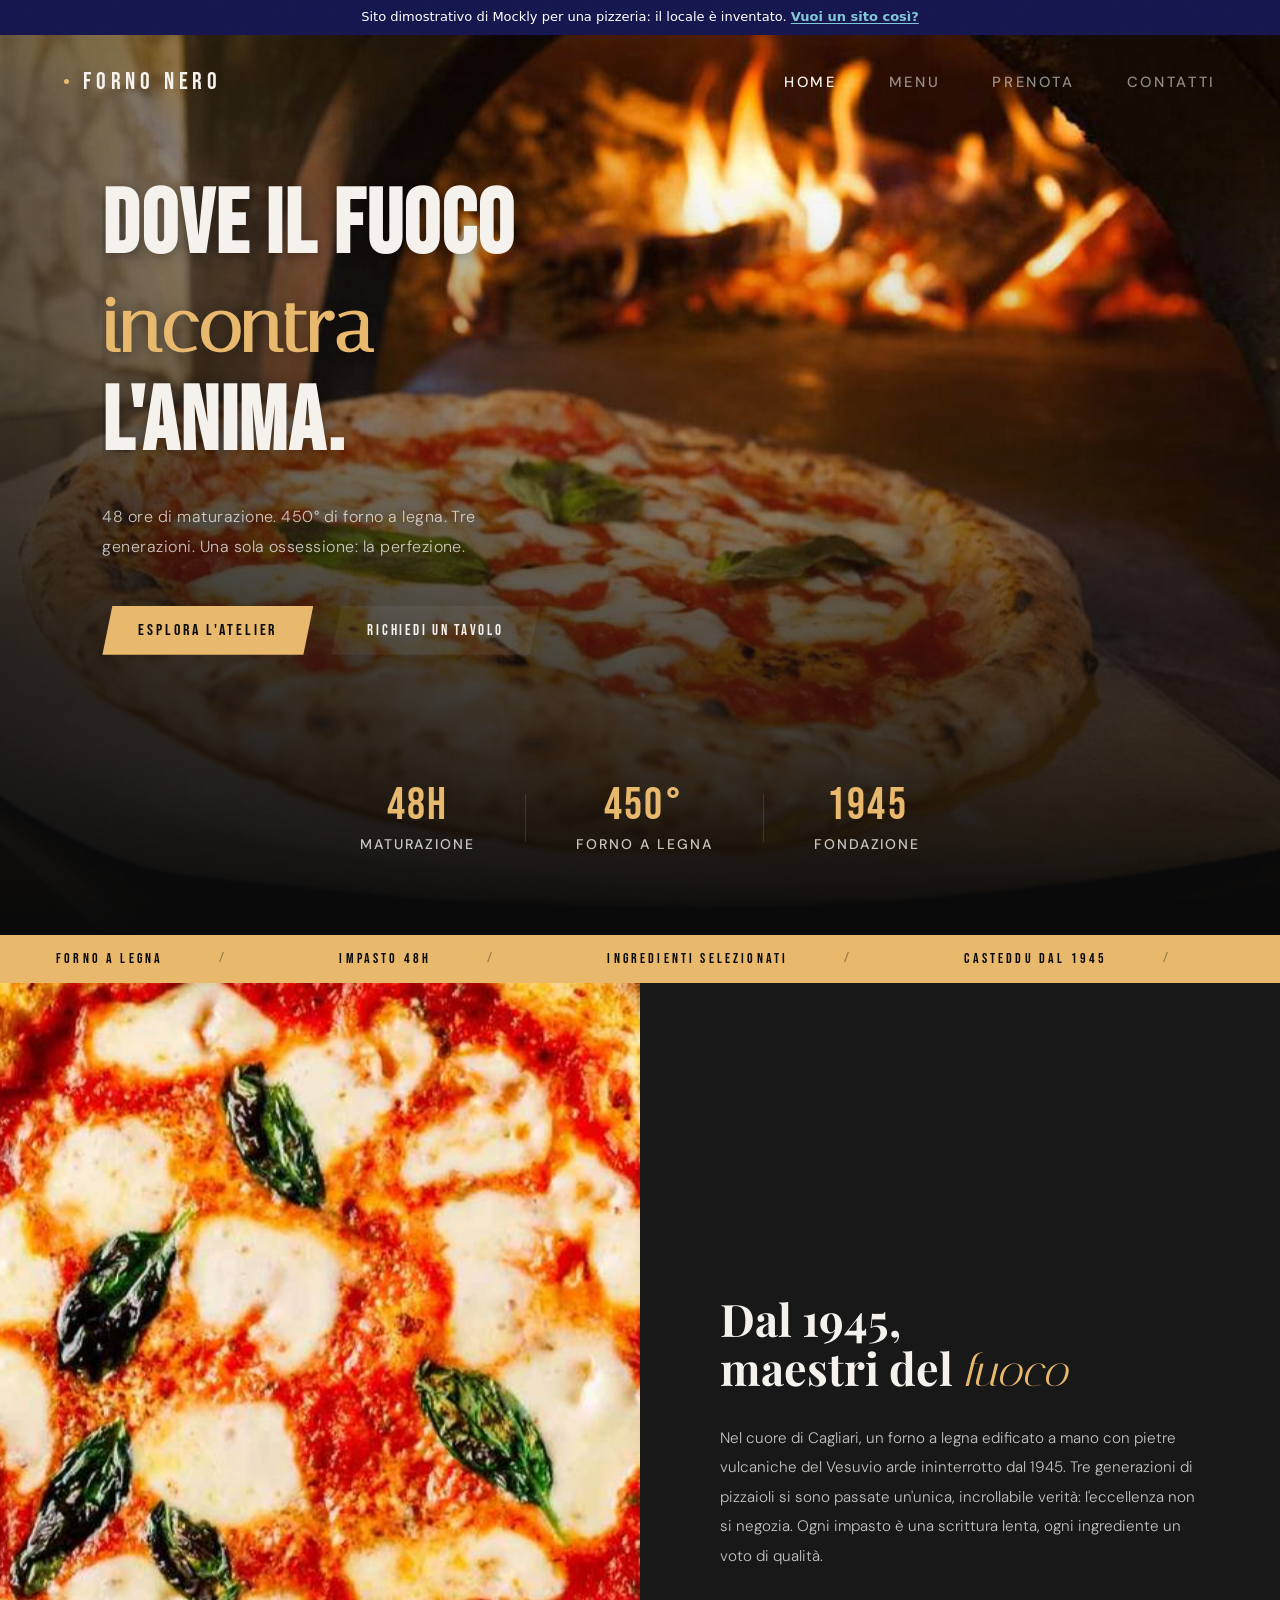
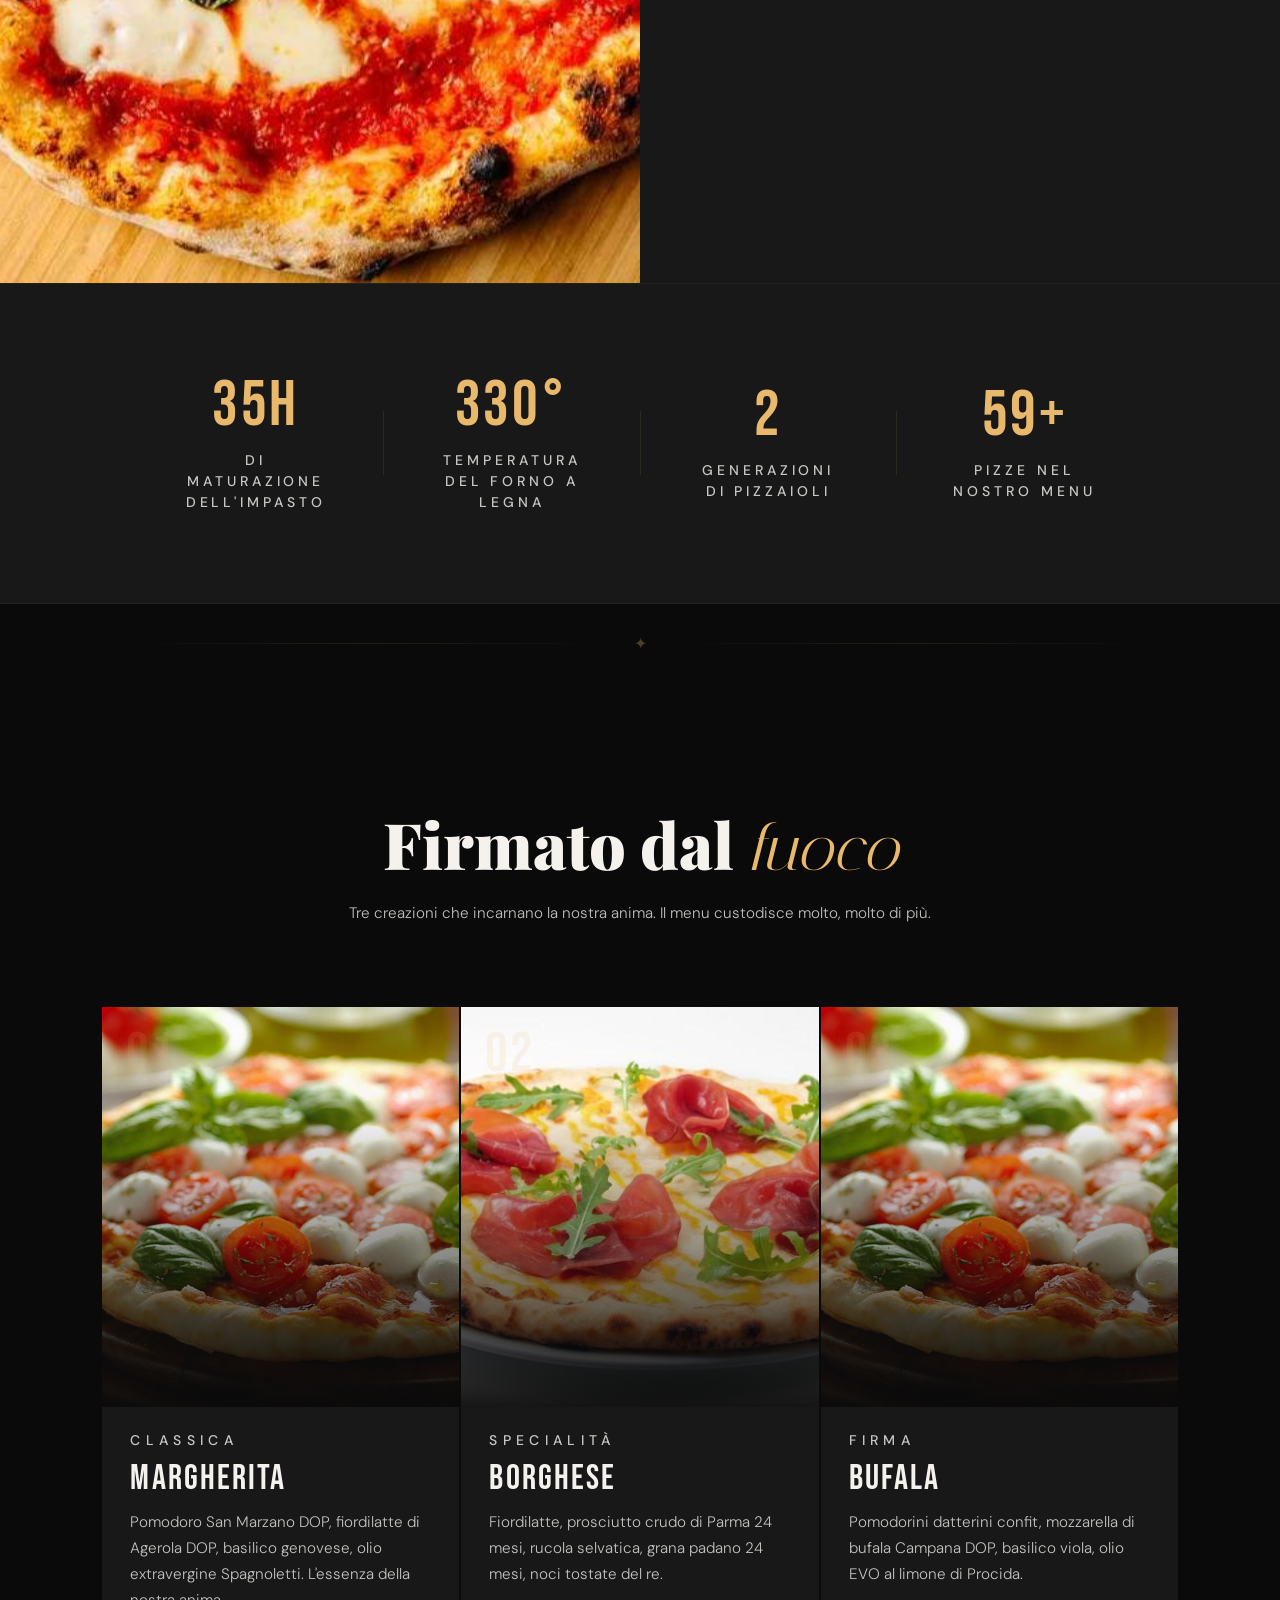
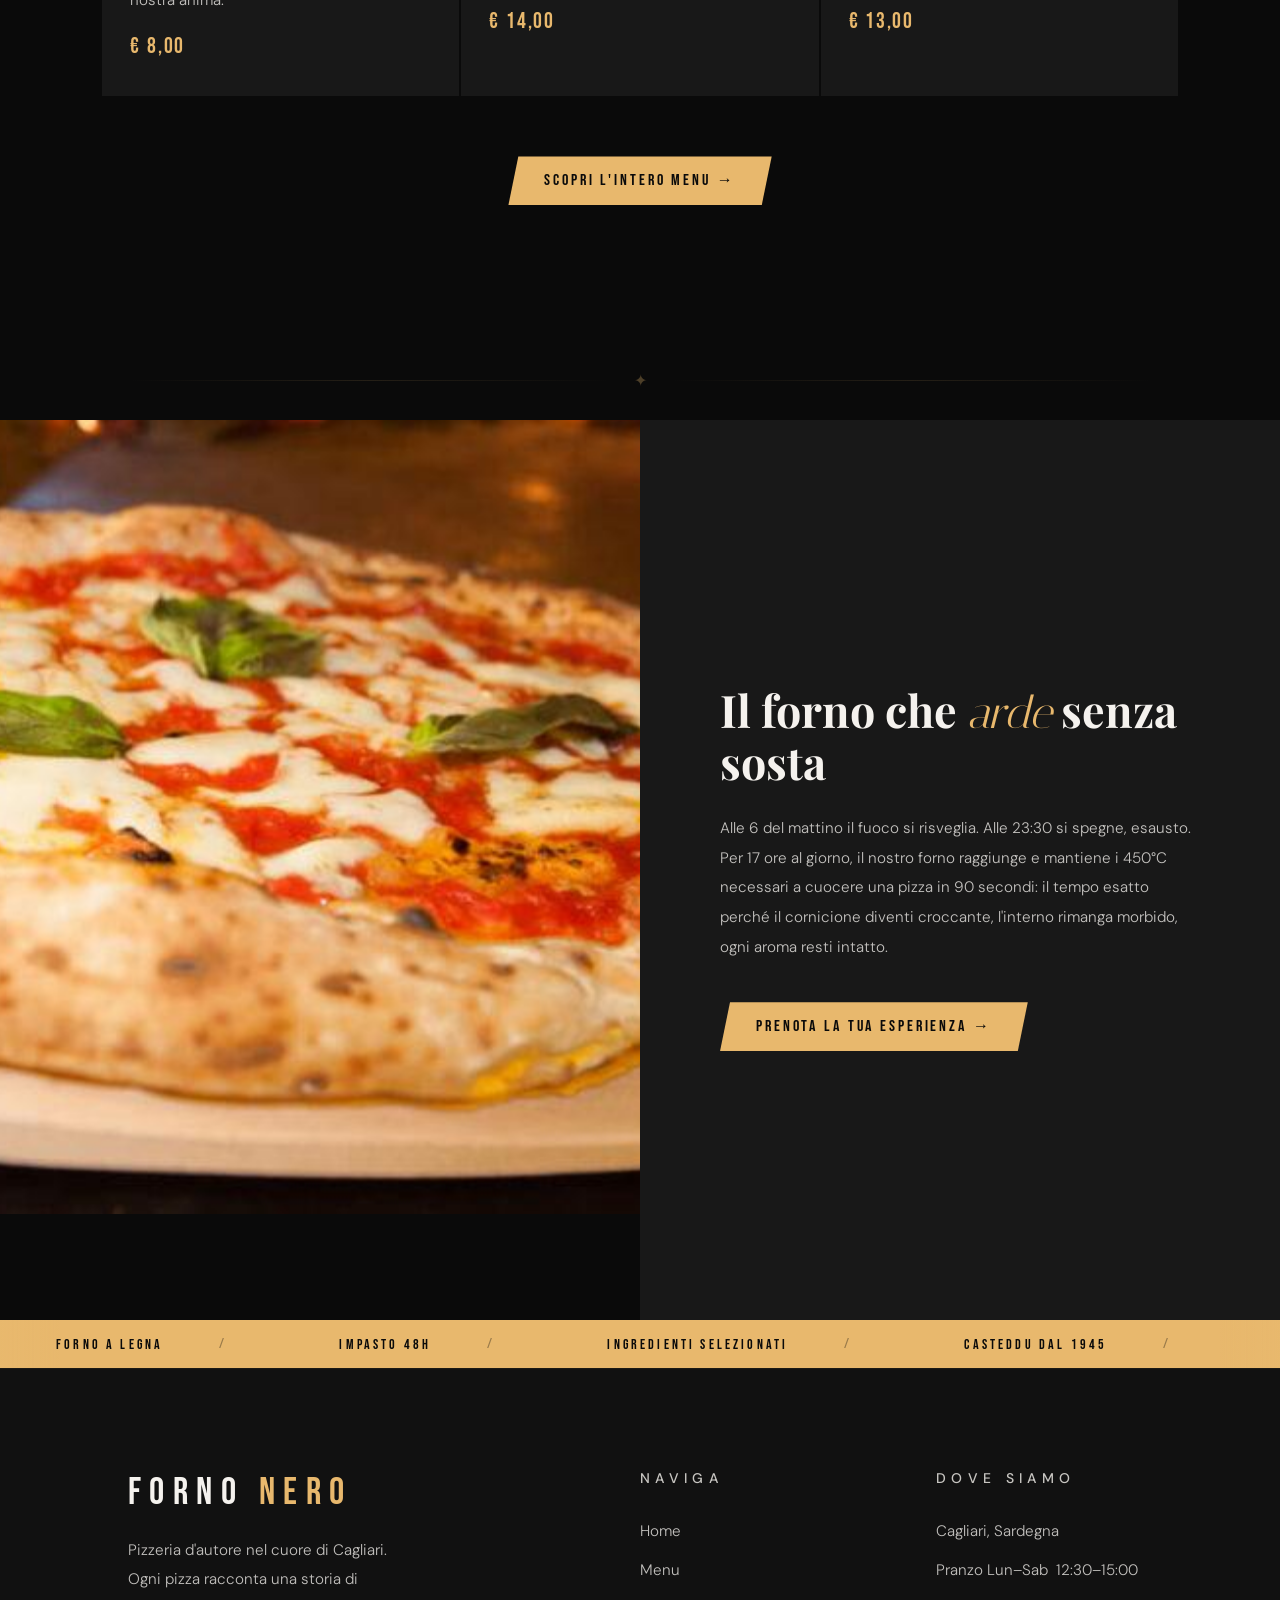
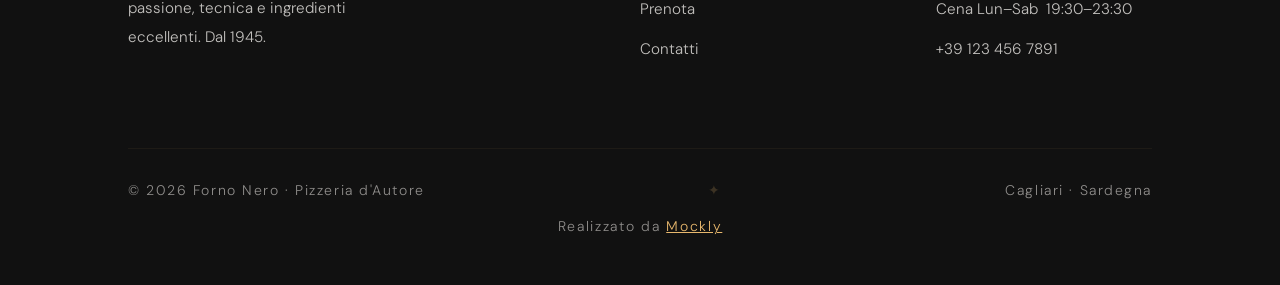
<file: index.html>
<!DOCTYPE html>
<html lang="it">
<head>
  <meta charset="UTF-8">
  <meta name="viewport" content="width=device-width, initial-scale=1.0, viewport-fit=cover">
  <title>Forno Nero — Pizzeria d'Autore a Cagliari dal 1945</title>
  <meta name="description" content="Pizzeria d'autore a Cagliari. Impasto 48h, forno a legna a 450°C, ingredienti selezionati. Dal 1945. Prenota il tuo tavolo.">
  <meta property="og:title" content="Forno Nero — Pizzeria d'Autore">
  <meta property="og:description" content="Dove il fuoco incontra l'anima. Pizzeria d'autore a Cagliari dal 1945.">
  <meta property="og:type" content="website">
  <meta property="og:url" content="https://fornonero.it">
  <meta name="twitter:card" content="summary_large_image">
  <link rel="icon" href="data:image/svg+xml,<svg xmlns='http://www.w3.org/2000/svg' viewBox='0 0 32 32'><text y='28' font-size='28'>🔥</text></svg>">
  <link rel="preconnect" href="https://fonts.googleapis.com">
  <link rel="preconnect" href="https://fonts.gstatic.com" crossorigin>
  <link rel="preload" as="image" href="img/forno.jpg">
  <link href="https://fonts.googleapis.com/css2?family=Bebas+Neue&family=Playfair+Display:ital,wght@0,400;0,700;0,900&family=DM+Sans:ital,opsz,wght@0,9..40,200;0,9..40,300;0,9..40,400;0,9..40,500&family=Italiana&display=swap" rel="stylesheet">
  <link rel="stylesheet" href="style.css">
  <link rel="stylesheet" href="style-index.css">
  <style>
    .page-overlay { position:fixed; inset:0; background:#0a0a0a; z-index:9999; opacity:1; pointer-events:none; }
  </style>
  <link rel="stylesheet" href="ritocchi.css">
</head>
<body>
<!-- Striscia Mockly: dice che questo è un sito dimostrativo -->
<div class="mockly-demo-bar" role="note"><p>Sito dimostrativo di Mockly per una pizzeria: il locale è inventato. <a href="https://mockly.it/">Vuoi un sito così?</a></p></div>
<script>(function(){var b=document.currentScript.previousElementSibling,h=[];function pad(){var c=getComputedStyle(document.body),t=parseFloat(c.paddingTop)||0;b.style.margin="-"+t+"px -"+(parseFloat(c.paddingRight)||0)+"px "+t+"px -"+(parseFloat(c.paddingLeft)||0)+"px";}function find(){pad();h=[].filter.call(document.body.querySelectorAll("*"),function(e){if(e===b||b.contains(e))return false;if(e.hasAttribute("data-mockly-bar"))return true;var s=getComputedStyle(e);if(s.position!=="fixed"||s.top!=="0px")return false;var r=e.getBoundingClientRect();if(r.height>20&&r.height<innerHeight*.5&&r.width>innerWidth*.5){e.setAttribute("data-mockly-bar","");return true;}return false;});move();}function move(){var t=Math.max(0,b.offsetHeight-scrollY)+"px";h.forEach(function(e){e.style.top=t;});}addEventListener("load",find);addEventListener("resize",find);addEventListener("scroll",move,{passive:true});if(document.readyState!=="loading")find();else document.addEventListener("DOMContentLoaded",find);})();</script>
<style>.mockly-demo-bar{position:relative;z-index:1;margin:0;padding:8px 16px;background:#16174F;color:#fff;font:500 13px/1.45 system-ui,-apple-system,"Segoe UI",Roboto,sans-serif;text-align:center;letter-spacing:0}.mockly-demo-bar p{margin:0;color:inherit;font:inherit}.mockly-demo-bar a{color:#7FC8D8;font-weight:600;text-decoration:underline;text-underline-offset:2px}.mockly-demo-bar a:focus-visible{outline:2px solid #7FC8D8;outline-offset:2px}</style>

<div class="page-overlay" id="pageOverlay"></div>
<a href="#main-content" class="skip-link">Salta al contenuto</a>
<div id="main-content"></div>
<div id="cur"></div>

<!-- MENU MOBILE -->
<div class="mob-menu" id="mobMenu" role="dialog" aria-label="Menu di navigazione">
  <div class="mob-line"></div>
  <a href="index.html" onclick="closeMob()">Home</a>
  <a href="menu.html" onclick="closeMob()">Menu</a>
  <a href="prenotazioni.html" onclick="closeMob()">Prenota</a>
  <a href="#contatti" onclick="closeMob()">Contatti</a>
  <div class="mob-line"></div>
</div>

<!-- NAVIGAZIONE -->
<nav id="nav" aria-label="Navigazione principale">
  <a href="index.html" class="nav-brand" aria-label="Forno Nero - Home">
    <span class="nav-brand-dot" aria-hidden="true"></span>
    FORNO NERO
  </a>
  <div class="nav-links">
    <a href="index.html">Home</a>
    <a href="menu.html">Menu</a>
    <a href="prenotazioni.html">Prenota</a>
    <a href="#contatti">Contatti</a>
  </div>
  <button class="hamburger" id="ham" onclick="toggleMob()" aria-label="Apri menu" aria-expanded="false">
    <span></span><span></span><span></span>
  </button>
</nav>

<!-- HERO -->
<section id="hero">
  <div class="hero-media" role="img" aria-label="Forno a legna in azione"></div>
  <div class="hero-vignette" aria-hidden="true"></div>
  <div class="hero-content">
    <h1 class="hero-h1">
      <span class="h1-line"><span class="h1-inner">Dove il fuoco</span></span>
      <span class="h1-line"><span class="h1-inner"><em>incontra</em></span></span>
      <span class="h1-line"><span class="h1-inner">l'anima.</span></span>
    </h1>
    <p class="hero-sub">48 ore di maturazione. 450° di forno a legna. Tre generazioni. Una sola ossessione: la perfezione.</p>
    <div class="hero-cta-row">
      <a href="menu.html" class="btn-primary">Esplora l'Atelier</a>
      <a href="prenotazioni.html" class="btn-secondary">Richiedi un Tavolo</a>
    </div>
  </div>
  <div class="hero-counter">
    <div class="hero-counter-item">
      <div class="hero-counter-num">48h</div>
      <div class="hero-counter-label">Maturazione</div>
    </div>
    <div class="hero-counter-divider" aria-hidden="true"></div>
    <div class="hero-counter-item">
      <div class="hero-counter-num">450°</div>
      <div class="hero-counter-label">Forno a legna</div>
    </div>
    <div class="hero-counter-divider" aria-hidden="true"></div>
    <div class="hero-counter-item">
      <div class="hero-counter-num">1945</div>
      <div class="hero-counter-label">Fondazione</div>
    </div>
  </div>
</section>

<div class="marquee-strip" aria-hidden="true">
  <div class="marquee-track">
    <div class="marquee-item">Forno a Legna</div><div class="marquee-item">Impasto 48h</div><div class="marquee-item">Ingredienti Selezionati</div><div class="marquee-item">Casteddu Dal 1945</div><div class="marquee-item">Pizza d'Autore</div><div class="marquee-item">Tradizione Viva</div><div class="marquee-item">Forno a Legna</div><div class="marquee-item">Impasto 48h</div><div class="marquee-item">Ingredienti Selezionati</div><div class="marquee-item">Casteddu Dal 1945</div><div class="marquee-item">Pizza d'Autore</div><div class="marquee-item">Tradizione Viva</div>
  </div>
</div>

<!-- SEZIONE PARALLAX -->
<section class="parallax-section" id="storia">
  <div class="parallax-img-col">
    <div class="parallax-img" id="pImg1" style="background-image:url('img/margherita.jpg');" role="img" aria-label="Pizza Margherita"></div>
  </div>
  <div class="parallax-text-col" data-word="FUOCO">
    <div class="parallax-text">
      <h2 class="section-h2 burn-reveal d2">Dal 1945,<br>maestri del <em>fuoco</em></h2>
      <p class="section-body burn-reveal d3">Nel cuore di Cagliari, un forno a legna edificato a mano con pietre vulcaniche del Vesuvio arde ininterrotto dal 1945. Tre generazioni di pizzaioli si sono passate un'unica, incrollabile verità: l'eccellenza non si negozia. Ogni impasto è una scrittura lenta, ogni ingrediente un voto di qualità.</p>
    </div>
  </div>
</section>

<!-- STATISTICHE -->
<div class="stats-strip">
  <div class="stat-item reveal d1">
    <div class="stat-number">48h</div>
    <div class="stat-label">di maturazione dell'impasto</div>
  </div>
  <div class="stat-sep" aria-hidden="true"></div>
  <div class="stat-item reveal d2">
    <div class="stat-number">450°</div>
    <div class="stat-label">temperatura del forno a legna</div>
  </div>
  <div class="stat-sep" aria-hidden="true"></div>
  <div class="stat-item reveal d3">
    <div class="stat-number">3</div>
    <div class="stat-label">generazioni di pizzaioli</div>
  </div>
  <div class="stat-sep" aria-hidden="true"></div>
  <div class="stat-item reveal d4">
    <div class="stat-number">80+</div>
    <div class="stat-label">pizze nel nostro menu</div>
  </div>
</div>

<div class="ornament-divider" aria-hidden="true">
  <span class="ornament-glyph">✦</span>
</div>

<!-- ANTEPRIMA MENU -->
<section class="preview-section" aria-label="Anteprima del menu">
  <div class="preview-head">
    <h2 class="preview-title reveal d1">Firmato dal <em>fuoco</em></h2>
    <p class="preview-sub reveal d2">Tre creazioni che incarnano la nostra anima. Il menu custodisce molto, molto di più.</p>
  </div>
  <div class="preview-grid">
    <article class="preview-card reveal d1">
      <div class="preview-card-inner">
        <div class="preview-card-img">
          <img src="img/pizza_basilico.jpg" alt="Pizza Margherita con basilico fresco" loading="lazy" class="img-reveal">
          <div class="preview-card-overlay" aria-hidden="true"></div>
          <div class="preview-card-num" aria-hidden="true">01</div>
        </div>
        <div class="preview-card-body">
          <div class="preview-card-tag">Classica</div>
          <div class="preview-card-name">Margherita</div>
          <div class="preview-card-desc">Pomodoro San Marzano DOP, fiordilatte di Agerola DOP, basilico genovese, olio extravergine Spagnoletti. L'essenza della nostra anima.</div>
          <div class="preview-card-price">€ 8,00</div>
        </div>
      </div>
    </article>
    <article class="preview-card reveal d2">
      <div class="preview-card-inner">
        <div class="preview-card-img">
          <img src="img/borghese.jpg" alt="Pizza Borghese con prosciutto crudo e rucola" loading="lazy" class="img-reveal">
          <div class="preview-card-overlay" aria-hidden="true"></div>
          <div class="preview-card-num" aria-hidden="true">02</div>
        </div>
        <div class="preview-card-body">
          <div class="preview-card-tag">Specialità</div>
          <div class="preview-card-name">Borghese</div>
          <div class="preview-card-desc">Fiordilatte, prosciutto crudo di Parma 24 mesi, rucola selvatica, grana padano 24 mesi, noci tostate del re.</div>
          <div class="preview-card-price">€ 14,00</div>
        </div>
      </div>
    </article>
    <article class="preview-card reveal d3">
      <div class="preview-card-inner">
        <div class="preview-card-img">
          <img src="img/bufala.jpg" alt="Pizza Bufala con mozzarella di bufala DOP" loading="lazy" class="img-reveal">
          <div class="preview-card-overlay" aria-hidden="true"></div>
          <div class="preview-card-num" aria-hidden="true">03</div>
        </div>
        <div class="preview-card-body">
          <div class="preview-card-tag">Firma</div>
          <div class="preview-card-name">Bufala</div>
          <div class="preview-card-desc">Pomodorini datterini confit, mozzarella di bufala Campana DOP, basilico viola, olio EVO al limone di Procida.</div>
          <div class="preview-card-price">€ 13,00</div>
        </div>
      </div>
    </article>
  </div>
  <div class="preview-cta reveal">
    <a href="menu.html" class="btn-primary">Scopri l'Intero Menu →</a>
  </div>
</section>

<div class="ornament-divider" aria-hidden="true">
  <span class="ornament-glyph">✦</span>
</div>

<!-- SEZIONE PARALLAX (INVERTITA) -->
<section class="parallax-section parallax-reverse">
  <div class="parallax-text-col" data-word="LEGNA" style="background: var(--graphite);">
    <div class="parallax-text">
      <h2 class="section-h2 burn-reveal d2">Il forno che <em>arde</em> senza<br>sosta</h2>
      <p class="section-body burn-reveal d3">Alle 6 del mattino il fuoco si risveglia. Alle 23:30 si spegne, esausto. Per 17 ore al giorno, il nostro forno raggiunge e mantiene i 450°C necessari a cuocere una pizza in 90 secondi: il tempo esatto perché il cornicione diventi croccante, l'interno rimanga morbido, ogni aroma resti intatto.</p>
      <a href="prenotazioni.html" class="btn-primary burn-reveal d4" style="margin-top:40px; display:inline-block;">Prenota la tua Esperienza →</a>
    </div>
  </div>
  <div class="parallax-img-col">
    <div class="parallax-img" id="pImg2" style="background-image:url('img/forno.jpg'); background-position: center 30%;" role="img" aria-label="Forno a legna acceso"></div>
  </div>
</section>

<!-- STRISCIA SCORREVOLE -->
<div class="marquee-strip" aria-hidden="true">
  <div class="marquee-track">
    <div class="marquee-item">Forno a Legna</div><div class="marquee-item">Impasto 48h</div><div class="marquee-item">Ingredienti Selezionati</div><div class="marquee-item">Casteddu Dal 1945</div><div class="marquee-item">Pizza d'Autore</div><div class="marquee-item">Tradizione Viva</div><div class="marquee-item">Forno a Legna</div><div class="marquee-item">Impasto 48h</div><div class="marquee-item">Ingredienti Selezionati</div><div class="marquee-item">Casteddu Dal 1945</div><div class="marquee-item">Pizza d'Autore</div><div class="marquee-item">Tradizione Viva</div>
  </div>
</div>

<!-- FOOTER -->
<footer id="contatti">
  <div class="footer-grid">
    <div>
      <div class="footer-brand">FORNO <span>NERO</span></div>
      <p class="footer-sub">Pizzeria d'autore nel cuore di Cagliari. Ogni pizza racconta una storia di passione, tecnica e ingredienti eccellenti. Dal 1945.</p>
    </div>
    <div class="footer-col">
      <h4>Naviga</h4>
      <a href="index.html">Home</a>
      <a href="menu.html">Menu</a>
      <a href="prenotazioni.html">Prenota</a>
      <a href="#contatti">Contatti</a>
    </div>
    <div class="footer-col">
      <h4>Dove siamo</h4>
      <a href="https://maps.app.goo.gl/SE37KUVxoLeGLsXS6" target="_blank" rel="noopener">Cagliari, Sardegna</a>
      <span class="footer-col-text">Pranzo Lun–Sab&nbsp;&nbsp;12:30–15:00</span>
      <span class="footer-col-text">Cena Lun–Sab&nbsp;&nbsp;19:30–23:30</span>
      <a href="tel:+391234567891">+39 123 456 7891</a>
    </div>
  </div>
  <div class="footer-bottom">
    <span>© 2026 Forno Nero · Pizzeria d'Autore</span>
    <span class="footer-ornament" aria-hidden="true">✦</span>
    <span>Cagliari · Sardegna</span>
    <p class="footer-credit">Realizzato da <a href="https://mockly.it" target="_blank" rel="noopener">Mockly</a></p>
  </div>
</footer>

<script src="script.js"></script>
</body>
</html>
</file>
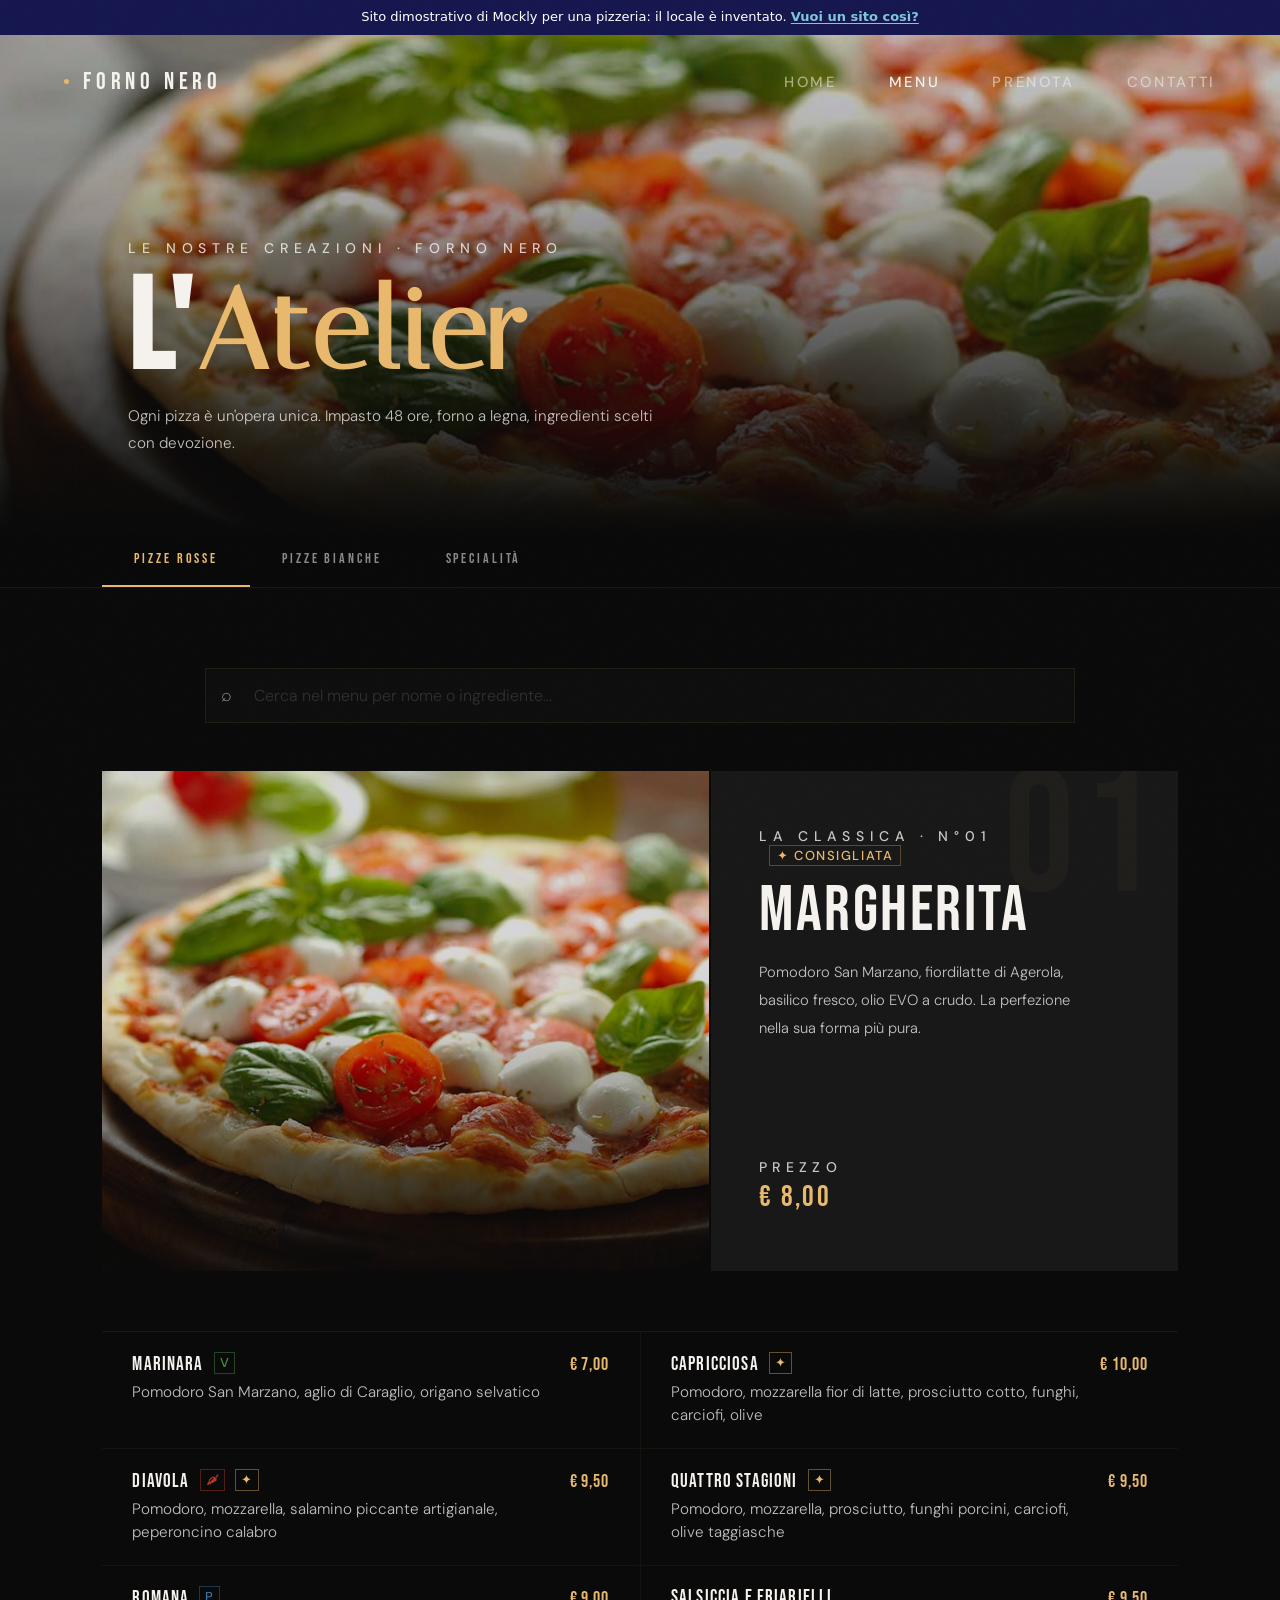
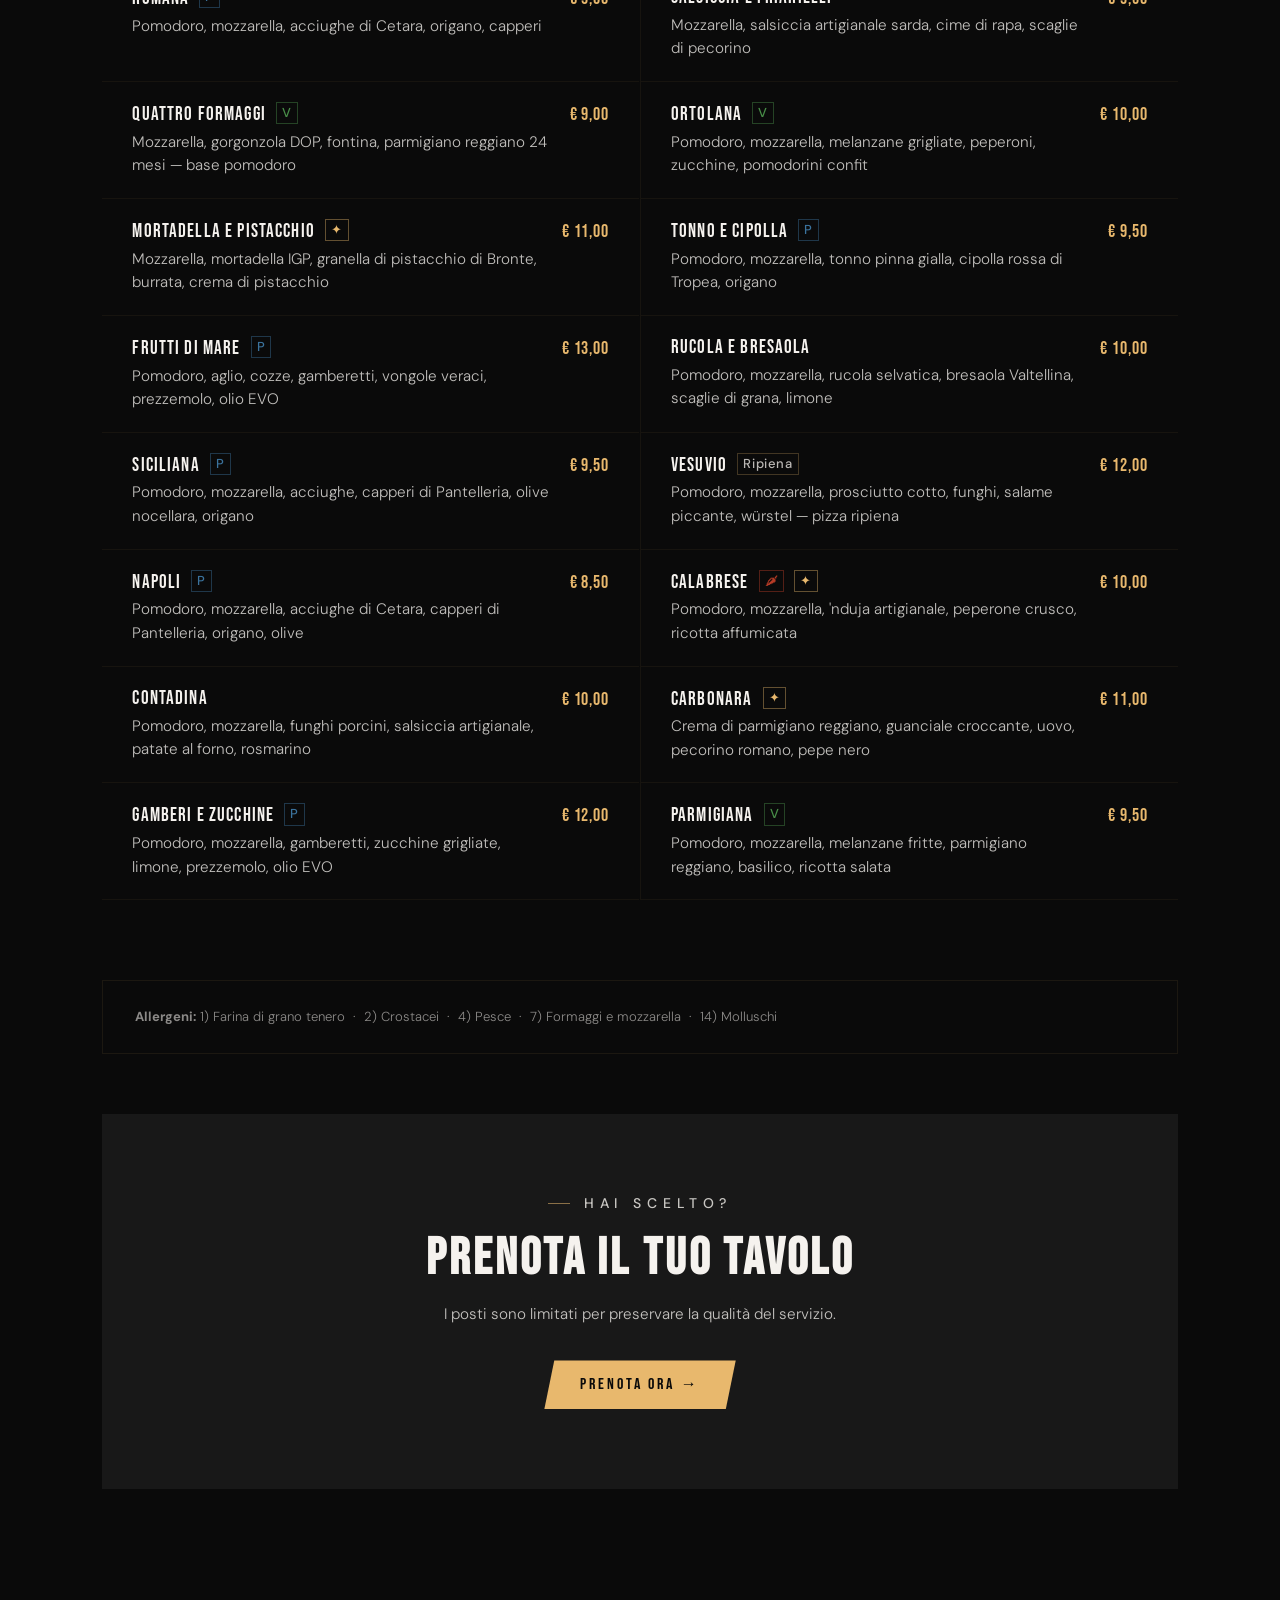
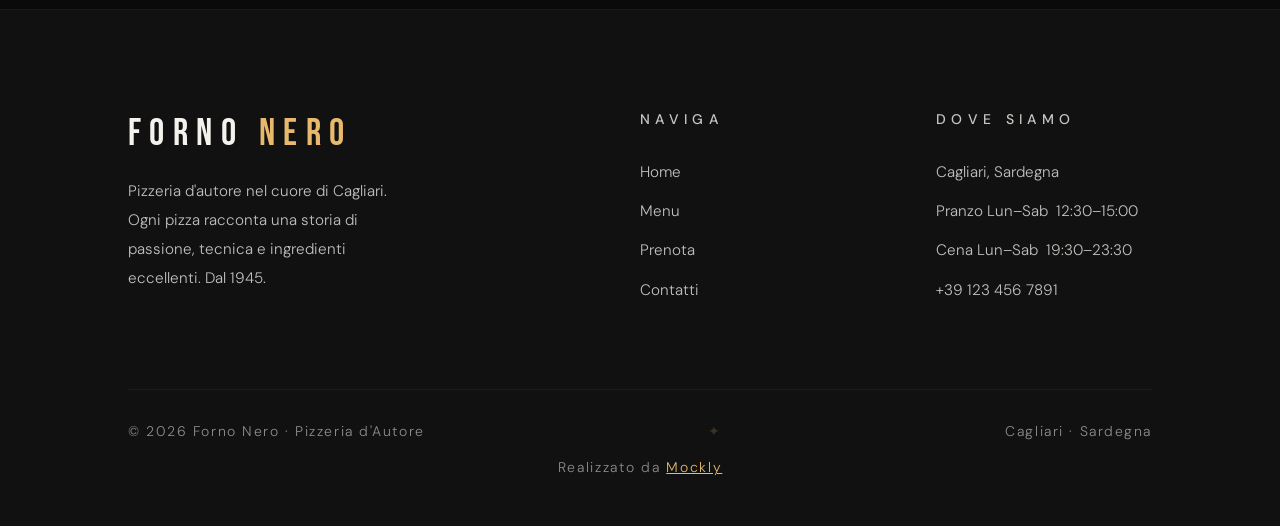
<file: menu.html>
<!DOCTYPE html>
<html lang="it">
<head>
  <meta charset="UTF-8">
  <meta name="viewport" content="width=device-width, initial-scale=1.0, viewport-fit=cover">
  <title>Menu — Forno Nero Pizzeria d'Autore Cagliari</title>
  <meta name="description" content="Scopri il menu di Forno Nero: pizze classiche e specialità artigianali con impasto 48h e forno a legna. Da oltre 30 pizze.">
  <meta property="og:title" content="Menu — Forno Nero Pizzeria d'Autore">
  <meta property="og:description" content="Pizze classiche e specialità artigianali. Impasto 48h, forno a legna a 450°C.">
  <meta property="og:type" content="website">
  <meta property="og:url" content="https://fornonero.it/menu">
  <meta name="twitter:card" content="summary_large_image">
  <link rel="icon" href="data:image/svg+xml,<svg xmlns='http://www.w3.org/2000/svg' viewBox='0 0 32 32'><text y='28' font-size='28'>🔥</text></svg>">
  <link rel="preconnect" href="https://fonts.googleapis.com">
  <link rel="preconnect" href="https://fonts.gstatic.com" crossorigin>
  <link rel="preload" as="image" href="img/pizza_basilico.jpg">
  <link href="https://fonts.googleapis.com/css2?family=Bebas+Neue&family=Playfair+Display:ital,wght@0,400;0,700;0,900&family=DM+Sans:ital,opsz,wght@0,9..40,200;0,9..40,300;0,9..40,400;0,9..40,500&family=Italiana&display=swap" rel="stylesheet">
  <link rel="stylesheet" href="style.css">
  <link rel="stylesheet" href="style-menu.css">
  <style>
    .page-overlay { position:fixed; inset:0; background:#0a0a0a; z-index:9999; opacity:1; pointer-events:none; }
  </style>
  <link rel="stylesheet" href="ritocchi.css">
</head>
<body>
<!-- Striscia Mockly: dice che questo è un sito dimostrativo -->
<div class="mockly-demo-bar" role="note"><p>Sito dimostrativo di Mockly per una pizzeria: il locale è inventato. <a href="https://mockly.it/">Vuoi un sito così?</a></p></div>
<script>(function(){var b=document.currentScript.previousElementSibling,h=[];function pad(){var c=getComputedStyle(document.body),t=parseFloat(c.paddingTop)||0;b.style.margin="-"+t+"px -"+(parseFloat(c.paddingRight)||0)+"px "+t+"px -"+(parseFloat(c.paddingLeft)||0)+"px";}function find(){pad();h=[].filter.call(document.body.querySelectorAll("*"),function(e){if(e===b||b.contains(e))return false;if(e.hasAttribute("data-mockly-bar"))return true;var s=getComputedStyle(e);if(s.position!=="fixed"||s.top!=="0px")return false;var r=e.getBoundingClientRect();if(r.height>20&&r.height<innerHeight*.5&&r.width>innerWidth*.5){e.setAttribute("data-mockly-bar","");return true;}return false;});move();}function move(){var t=Math.max(0,b.offsetHeight-scrollY)+"px";h.forEach(function(e){e.style.top=t;});}addEventListener("load",find);addEventListener("resize",find);addEventListener("scroll",move,{passive:true});if(document.readyState!=="loading")find();else document.addEventListener("DOMContentLoaded",find);})();</script>
<style>.mockly-demo-bar{position:relative;z-index:1;margin:0;padding:8px 16px;background:#16174F;color:#fff;font:500 13px/1.45 system-ui,-apple-system,"Segoe UI",Roboto,sans-serif;text-align:center;letter-spacing:0}.mockly-demo-bar p{margin:0;color:inherit;font:inherit}.mockly-demo-bar a{color:#7FC8D8;font-weight:600;text-decoration:underline;text-underline-offset:2px}.mockly-demo-bar a:focus-visible{outline:2px solid #7FC8D8;outline-offset:2px}</style>

<div class="page-overlay" id="pageOverlay"></div>
<a href="#main-content" class="skip-link">Salta al contenuto</a>
<div id="cur"></div>

<!-- MENU MOBILE -->
<div class="mob-menu" id="mobMenu" role="dialog" aria-label="Menu di navigazione">
  <div class="mob-line"></div>
  <a href="index.html" onclick="closeMob()">Home</a>
  <a href="menu.html" onclick="closeMob()">Menu</a>
  <a href="prenotazioni.html" onclick="closeMob()">Prenota</a>
  <a href="index.html#contatti" onclick="closeMob()">Contatti</a>
  <div class="mob-line"></div>
</div>

<!-- NAVIGAZIONE -->
<nav id="nav" aria-label="Navigazione principale">
  <a href="index.html" class="nav-brand" aria-label="Forno Nero - Home">
    <span class="nav-brand-dot" aria-hidden="true"></span>
    FORNO NERO
  </a>
  <div class="nav-links">
    <a href="index.html">Home</a>
    <a href="menu.html">Menu</a>
    <a href="prenotazioni.html">Prenota</a>
    <a href="index.html#contatti">Contatti</a>
  </div>
  <button class="hamburger" id="ham" onclick="toggleMob()" aria-label="Apri menu" aria-expanded="false">
    <span></span><span></span><span></span>
  </button>
</nav>

<!-- HERO -->
<section class="menu-hero">
  <div class="menu-hero-bg" role="img" aria-label="Pizza Margherita"></div>
  <div class="menu-hero-vignette" aria-hidden="true"></div>
  <div class="menu-hero-content">
    <div class="menu-hero-eyebrow">Le nostre creazioni · Forno Nero</div>
    <h1 class="menu-hero-h1">L'<em>Atelier</em></h1>
    <p class="menu-hero-sub">Ogni pizza è un'opera unica. Impasto 48 ore, forno a legna, ingredienti scelti con devozione.</p>
  </div>
</section>

<!-- BARRA TAB -->
<div class="menu-tabs-bar" id="menuTabsBar">
  <div class="menu-tabs-inner" role="tablist" aria-label="Categorie menu">
    <button class="menu-tab active" data-tab="rosse" onclick="switchTab('rosse', this)" role="tab" aria-selected="true" aria-controls="tab-rosse" id="tab-btn-rosse">
      Pizze Rosse
    </button>
    <button class="menu-tab" data-tab="bianche" onclick="switchTab('bianche', this)" role="tab" aria-selected="false" aria-controls="tab-bianche" id="tab-btn-bianche">
      Pizze Bianche
    </button>
    <button class="menu-tab" data-tab="specialita" onclick="switchTab('specialita', this)" role="tab" aria-selected="false" aria-controls="tab-specialita" id="tab-btn-specialita">
      Specialità
    </button>
  </div>
</div>

<main class="menu-main" id="main-content">

<!-- RICERCA -->
  <div class="menu-search-bar">
    <div class="menu-search-icon" aria-hidden="true">⌕</div>
    <input type="text" class="menu-search-input" id="menuSearch" placeholder="Cerca nel menu per nome o ingrediente..." aria-label="Cerca nel menu">
  </div>

  <div class="tab-content active" id="tab-rosse" role="tabpanel" aria-labelledby="tab-btn-rosse">
    
    <div class="menu-featured-row reveal">
      <div class="menu-feat-img">
        <img src="img/pizza_basilico.jpg" alt="Pizza Margherita con basilico fresco">
      </div>
      <div class="menu-feat-info">
        <div class="feat-tag">La Classica · N°01 <span class="feat-badge-chef">✦ Consigliata</span></div>
        <div class="feat-name">Margherita</div>
        <p class="feat-desc">Pomodoro San Marzano, fiordilatte di Agerola, basilico fresco, olio EVO a crudo. La perfezione nella sua forma più pura.</p>
        <div class="feat-price-wrap">
          <div class="feat-price-label">Prezzo</div>
          <div class="feat-price">€ 8,00</div>
        </div>
      </div>
    </div>

    <div class="pizza-grid">
      <div class="pizza-row reveal d1">
        <div class="pizza-info">
          <div class="pizza-name">
            Marinara
            <span class="diet-badge veg">V</span>
          </div>
          <div class="pizza-desc">Pomodoro San Marzano, aglio di Caraglio, origano selvatico</div>
        </div>
        <div class="pizza-price">€ 7,00</div>
      </div>
      <div class="pizza-row reveal d2">
        <div class="pizza-info">
          <div class="pizza-name">
            Capricciosa
            <span class="diet-badge chef">✦</span>
          </div>
          <div class="pizza-desc">Pomodoro, mozzarella fior di latte, prosciutto cotto, funghi, carciofi, olive</div>
        </div>
        <div class="pizza-price">€ 10,00</div>
      </div>
      <div class="pizza-row reveal d1">
        <div class="pizza-info">
          <div class="pizza-name">
            Diavola
            <span class="diet-badge spicy">🌶</span>
            <span class="diet-badge chef">✦</span>
          </div>
          <div class="pizza-desc">Pomodoro, mozzarella, salamino piccante artigianale, peperoncino calabro</div>
        </div>
        <div class="pizza-price">€ 9,50</div>
      </div>
      <div class="pizza-row reveal d2">
        <div class="pizza-info">
          <div class="pizza-name">
            Quattro Stagioni
            <span class="diet-badge chef">✦</span>
          </div>
          <div class="pizza-desc">Pomodoro, mozzarella, prosciutto, funghi porcini, carciofi, olive taggiasche</div>
        </div>
        <div class="pizza-price">€ 9,50</div>
      </div>
      <div class="pizza-row reveal d1">
        <div class="pizza-info">
          <div class="pizza-name">
            Romana
            <span class="diet-badge fish">P</span>
          </div>
          <div class="pizza-desc">Pomodoro, mozzarella, acciughe di Cetara, origano, capperi</div>
        </div>
        <div class="pizza-price">€ 9,00</div>
      </div>
      <div class="pizza-row reveal d2">
        <div class="pizza-info">
          <div class="pizza-name">
            Salsiccia e Friarielli
          </div>
          <div class="pizza-desc">Mozzarella, salsiccia artigianale sarda, cime di rapa, scaglie di pecorino</div>
        </div>
        <div class="pizza-price">€ 9,50</div>
      </div>
      <div class="pizza-row reveal d1">
        <div class="pizza-info">
          <div class="pizza-name">
            Quattro Formaggi
            <span class="diet-badge veg">V</span>
          </div>
          <div class="pizza-desc">Mozzarella, gorgonzola DOP, fontina, parmigiano reggiano 24 mesi — base pomodoro</div>
        </div>
        <div class="pizza-price">€ 9,00</div>
      </div>
      <div class="pizza-row reveal d2">
        <div class="pizza-info">
          <div class="pizza-name">
            Ortolana
            <span class="diet-badge veg">V</span>
          </div>
          <div class="pizza-desc">Pomodoro, mozzarella, melanzane grigliate, peperoni, zucchine, pomodorini confit</div>
        </div>
        <div class="pizza-price">€ 10,00</div>
      </div>
      <div class="pizza-row reveal d1">
        <div class="pizza-info">
          <div class="pizza-name">
            Mortadella e Pistacchio
            <span class="diet-badge chef">✦</span>
          </div>
          <div class="pizza-desc">Mozzarella, mortadella IGP, granella di pistacchio di Bronte, burrata, crema di pistacchio</div>
        </div>
        <div class="pizza-price">€ 11,00</div>
      </div>
      <div class="pizza-row reveal d2">
        <div class="pizza-info">
          <div class="pizza-name">
            Tonno e Cipolla
            <span class="diet-badge fish">P</span>
          </div>
          <div class="pizza-desc">Pomodoro, mozzarella, tonno pinna gialla, cipolla rossa di Tropea, origano</div>
        </div>
        <div class="pizza-price">€ 9,50</div>
      </div>
      <div class="pizza-row reveal d1">
        <div class="pizza-info">
          <div class="pizza-name">
            Frutti di Mare
            <span class="diet-badge fish">P</span>
          </div>
          <div class="pizza-desc">Pomodoro, aglio, cozze, gamberetti, vongole veraci, prezzemolo, olio EVO</div>
        </div>
        <div class="pizza-price">€ 13,00</div>
      </div>
      <div class="pizza-row reveal d2">
        <div class="pizza-info">
          <div class="pizza-name">
            Rucola e Bresaola
          </div>
          <div class="pizza-desc">Pomodoro, mozzarella, rucola selvatica, bresaola Valtellina, scaglie di grana, limone</div>
        </div>
        <div class="pizza-price">€ 10,00</div>
      </div>
      <div class="pizza-row reveal d1">
        <div class="pizza-info">
          <div class="pizza-name">
            Siciliana
            <span class="diet-badge fish">P</span>
          </div>
          <div class="pizza-desc">Pomodoro, mozzarella, acciughe, capperi di Pantelleria, olive nocellara, origano</div>
        </div>
        <div class="pizza-price">€ 9,50</div>
      </div>
      <div class="pizza-row reveal d2">
        <div class="pizza-info">
          <div class="pizza-name">
            Vesuvio
            <span class="diet-badge special">Ripiena</span>
          </div>
          <div class="pizza-desc">Pomodoro, mozzarella, prosciutto cotto, funghi, salame piccante, würstel — pizza ripiena</div>
        </div>
        <div class="pizza-price">€ 12,00</div>
      </div>
      <div class="pizza-row reveal d1">
        <div class="pizza-info">
          <div class="pizza-name">
            Napoli
            <span class="diet-badge fish">P</span>
          </div>
          <div class="pizza-desc">Pomodoro, mozzarella, acciughe di Cetara, capperi di Pantelleria, origano, olive</div>
        </div>
        <div class="pizza-price">€ 8,50</div>
      </div>
      <div class="pizza-row reveal d2">
        <div class="pizza-info">
          <div class="pizza-name">
            Calabrese
            <span class="diet-badge spicy">🌶</span>
            <span class="diet-badge chef">✦</span>
          </div>
          <div class="pizza-desc">Pomodoro, mozzarella, 'nduja artigianale, peperone crusco, ricotta affumicata</div>
        </div>
        <div class="pizza-price">€ 10,00</div>
      </div>
      <div class="pizza-row reveal d1">
        <div class="pizza-info">
          <div class="pizza-name">
            Contadina
          </div>
          <div class="pizza-desc">Pomodoro, mozzarella, funghi porcini, salsiccia artigianale, patate al forno, rosmarino</div>
        </div>
        <div class="pizza-price">€ 10,00</div>
      </div>
      <div class="pizza-row reveal d2">
        <div class="pizza-info">
          <div class="pizza-name">
            Carbonara
            <span class="diet-badge chef">✦</span>
          </div>
          <div class="pizza-desc">Crema di parmigiano reggiano, guanciale croccante, uovo, pecorino romano, pepe nero</div>
        </div>
        <div class="pizza-price">€ 11,00</div>
      </div>
      <div class="pizza-row reveal d1">
        <div class="pizza-info">
          <div class="pizza-name">
            Gamberi e Zucchine
            <span class="diet-badge fish">P</span>
          </div>
          <div class="pizza-desc">Pomodoro, mozzarella, gamberetti, zucchine grigliate, limone, prezzemolo, olio EVO</div>
        </div>
        <div class="pizza-price">€ 12,00</div>
      </div>
      <div class="pizza-row reveal d2">
        <div class="pizza-info">
          <div class="pizza-name">
            Parmigiana
            <span class="diet-badge veg">V</span>
          </div>
          <div class="pizza-desc">Pomodoro, mozzarella, melanzane fritte, parmigiano reggiano, basilico, ricotta salata</div>
        </div>
        <div class="pizza-price">€ 9,50</div>
      </div>
    </div>
    <div class="search-empty">Nessuna pizza trovata. Prova con un altro termine.</div>
  </div>

  <div class="tab-content" id="tab-bianche" role="tabpanel" aria-labelledby="tab-btn-bianche">
    <div class="menu-featured-row reveal">
      <div class="menu-feat-img">
        <img src="img/forno.jpg" alt="Pizza Forno Nero" loading="lazy" class="img-reveal">
      </div>
      <div class="menu-feat-info">
        <div class="feat-tag">La Firma · N°01 <span class="feat-badge-chef">✦ Imperdibile</span></div>
        <div class="feat-name">Forno <em>Nero</em></div>
        <p class="feat-desc">Burrata fresca pugliese, salsiccia artigianale sarda, miele di castagno, noci tostate, timo limoncino. La nostra firma, la nostra identità.</p>
        <div class="feat-price-wrap">
          <div class="feat-price-label">Prezzo</div>
          <div class="feat-price">€ 18,00</div>
        </div>
      </div>
    </div>

    <div class="pizza-grid">
      <div class="pizza-row reveal d2">
        <div class="pizza-info">
          <div class="pizza-name">
            Frico
            <span class="diet-badge veg">V</span>
          </div>
          <div class="pizza-desc">Patate al forno, montasio DOP, fontina, scamorza affumicata, rosmarino</div>
        </div>
        <div class="pizza-price">€ 11,00</div>
      </div>
      <div class="pizza-row reveal d1">
        <div class="pizza-info">
          <div class="pizza-name">
            Gorgonzola e Pere
          </div>
          <div class="pizza-desc">Mozzarella, gorgonzola DOP, pere caramellate, noci caramellate, riduzione di balsamico</div>
        </div>
        <div class="pizza-price">€ 11,00</div>
      </div>
      <div class="pizza-row reveal d2">
        <div class="pizza-info">
          <div class="pizza-name">
            Bufala e Crudo
            <span class="diet-badge chef">✦</span>
          </div>
          <div class="pizza-desc">Mozzarella di bufala DOP, prosciutto crudo di Parma 24 mesi, rucola, grana padano, noci tostate</div>
        </div>
        <div class="pizza-price">€ 14,00</div>
      </div>
      <div class="pizza-row reveal d1">
        <div class="pizza-info">
          <div class="pizza-name">
            Spinaci e Ricotta
            <span class="diet-badge veg">V</span>
          </div>
          <div class="pizza-desc">Base bianca, spinaci saltati, ricotta di pecora, grana, noce moscata, scaglie di mandorle</div>
        </div>
        <div class="pizza-price">€ 9,50</div>
      </div>
      <div class="pizza-row reveal d2">
        <div class="pizza-info">
          <div class="pizza-name">
            Tirolese
          </div>
          <div class="pizza-desc">Mozzarella, speck Alto Adige, panna fresca, funghi porcini, timo, grana</div>
        </div>
        <div class="pizza-price">€ 11,00</div>
      </div>
      <div class="pizza-row reveal d1">
        <div class="pizza-info">
          <div class="pizza-name">
            Zingara
            <span class="diet-badge spicy">🌶</span>
          </div>
          <div class="pizza-desc">Mozzarella, prosciutto cotto, peperoni grigliati, brie, olive taggiasche, peperoncino</div>
        </div>
        <div class="pizza-price">€ 10,00</div>
      </div>
      <div class="pizza-row reveal d2">
        <div class="pizza-info">
          <div class="pizza-name">
            Delicata
            <span class="diet-badge veg">V</span>
          </div>
          <div class="pizza-desc">Mozzarella di bufala DOP, pomodorini confit, basilico fresco, olio EVO, fiocco di sale</div>
        </div>
        <div class="pizza-price">€ 11,00</div>
      </div>
      <div class="pizza-row reveal d1">
        <div class="pizza-info">
          <div class="pizza-name">
            Cotto e Funghi
          </div>
          <div class="pizza-desc">Mozzarella, prosciutto cotto, funghi porcini, grana padano, prezzemolo</div>
        </div>
        <div class="pizza-price">€ 10,00</div>
      </div>
      <div class="pizza-row reveal d2">
        <div class="pizza-info">
          <div class="pizza-name">
            Speck e Brie
            <span class="diet-badge chef">✦</span>
          </div>
          <div class="pizza-desc">Mozzarella, speck Alto Adige IGP, brie, noci caramellate, miele di castagno</div>
        </div>
        <div class="pizza-price">€ 11,00</div>
      </div>
      <div class="pizza-row reveal d1">
        <div class="pizza-info">
          <div class="pizza-name">
            Tartufo e Salsiccia
            <span class="diet-badge chef">✦</span>
          </div>
          <div class="pizza-desc">Base bianca, salsiccia artigianale, crema di tartufo nero, mozzarella, porcini trifolati</div>
        </div>
        <div class="pizza-price">€ 13,00</div>
      </div>
      <div class="pizza-row reveal d2">
        <div class="pizza-info">
          <div class="pizza-name">
            Capra e Cipolla Caramellata
            <span class="diet-badge veg">V</span>
          </div>
          <div class="pizza-desc">Mozzarella, formaggio di capra, cipolla caramellata, noci, miele, timo limoncino</div>
        </div>
        <div class="pizza-price">€ 11,00</div>
      </div>
      <div class="pizza-row reveal d1">
        <div class="pizza-info">
          <div class="pizza-name">
            Parma Bianca
          </div>
          <div class="pizza-desc">Burrata fresca, prosciutto crudo di Parma 24 mesi, rucola, pomodorini confit, scaglie di grana</div>
        </div>
        <div class="pizza-price">€ 14,00</div>
      </div>
    </div>
    <div class="search-empty">Nessuna pizza trovata. Prova con un altro termine.</div>
  </div>

  <div class="tab-content" id="tab-specialita" role="tabpanel" aria-labelledby="tab-btn-specialita">
    <div class="specialita-intro burn-reveal">
      <p>Le nostre quattro creazioni di punta — pizze che vanno oltre la tradizione, raccontando il carattere di Forno Nero.</p>
    </div>
    <div class="specialita-grid">
      <article class="spec-card reveal d1">
        <div class="spec-card-inner">
          <div class="spec-card-img">
            <img src="img/borghese.jpg" alt="Pizza Borghese con prosciutto crudo e rucola" loading="lazy" class="img-reveal">
            <div class="spec-img-overlay" aria-hidden="true"></div>
            <div class="spec-card-number" aria-hidden="true">01</div>
          </div>
          <div class="spec-card-body">
            <div class="spec-card-tag">Specialità della Casa</div>
            <div class="spec-card-name">Borghese</div>
            <div class="spec-card-desc">Fiordilatte, prosciutto crudo 24 mesi, rucola, grana padano, noci tostate. Una pizza che profuma di eleganza.</div>
            <div class="spec-card-price">€ 14,00</div>
          </div>
        </div>
      </article>
      <article class="spec-card reveal d2">
        <div class="spec-card-inner">
          <div class="spec-card-img">
            <img src="img/bufala.jpg" alt="Pizza Bufala con mozzarella DOP" loading="lazy" class="img-reveal">
            <div class="spec-img-overlay" aria-hidden="true"></div>
            <div class="spec-card-number" aria-hidden="true">02</div>
          </div>
          <div class="spec-card-body">
            <div class="spec-card-tag">Specialità della Casa</div>
            <div class="spec-card-name">Bufala</div>
            <div class="spec-card-desc">Pomodoro datterino, mozzarella di bufala DOP, basilico fresco, olio aromatico a crudo. La tradizione campana.</div>
            <div class="spec-card-price">€ 13,00</div>
          </div>
        </div>
      </article>
      <article class="spec-card reveal d3">
        <div class="spec-card-inner">
          <div class="spec-card-img">
            <img src="img/forno.jpg" alt="Forno a legna Forno Nero" loading="lazy" class="img-reveal">
            <div class="spec-img-overlay" aria-hidden="true"></div>
            <div class="spec-card-number" aria-hidden="true">03</div>
          </div>
          <div class="spec-card-body">
            <div class="spec-card-tag">La firma della casa</div>
            <div class="spec-card-name">Forno Nero</div>
          <div class="spec-card-desc">Burrata fresca, salsiccia artigianale, miele di castagno, noci tostate. La nostra firma, la nostra identità.</div>
          <div class="spec-card-price">€ 18,00</div>
        </div>
        </div>
      </article>
    </div>
  </div>

  <!-- ALLERGENI -->
  <div class="menu-allergeni reveal">
    <strong>Allergeni:</strong> 1) Farina di grano tenero &nbsp;·&nbsp; 2) Crostacei &nbsp;·&nbsp; 4) Pesce &nbsp;·&nbsp; 7) Formaggi e mozzarella &nbsp;·&nbsp; 14) Molluschi
  </div>

  <!-- CTA PRENOTAZIONE -->
  <div class="menu-booking-cta reveal">
    <div class="mbcta-text">
      <div class="section-label" style="justify-content:center; margin-bottom:16px;">Hai scelto?</div>
      <h3>Prenota il tuo tavolo</h3>
      <p>I posti sono limitati per preservare la qualità del servizio.</p>
    </div>
    <a href="prenotazioni.html" class="btn-primary">Prenota ora →</a>
  </div>

</main>

<!-- FOOTER -->
<footer id="contatti">
  <div class="footer-grid">
    <div>
      <div class="footer-brand">FORNO <span>NERO</span></div>
      <p class="footer-sub">Pizzeria d'autore nel cuore di Cagliari. Ogni pizza racconta una storia di passione, tecnica e ingredienti eccellenti. Dal 1945.</p>
    </div>
    <div class="footer-col">
      <h4>Naviga</h4>
      <a href="index.html">Home</a>
      <a href="menu.html">Menu</a>
      <a href="prenotazioni.html">Prenota</a>
      <a href="index.html#contatti">Contatti</a>
    </div>
    <div class="footer-col">
      <h4>Dove siamo</h4>
      <a href="https://maps.app.goo.gl/SE37KUVxoLeGLsXS6" target="_blank" rel="noopener">Cagliari, Sardegna</a>
      <span class="footer-col-text">Pranzo Lun–Sab&nbsp;&nbsp;12:30–15:00</span>
      <span class="footer-col-text">Cena Lun–Sab&nbsp;&nbsp;19:30–23:30</span>
      <a href="tel:+391234567891">+39 123 456 7891</a>
    </div>
  </div>
  <div class="footer-bottom">
    <span>© 2026 Forno Nero · Pizzeria d'Autore</span>
    <span class="footer-ornament" aria-hidden="true">✦</span>
    <span>Cagliari · Sardegna</span>
    <p class="footer-credit">Realizzato da <a href="https://mockly.it" target="_blank" rel="noopener">Mockly</a></p>
  </div>
</footer>

<script src="script.js"></script>
<script>
function switchTab(tabId, btn) {
  document.querySelectorAll('.menu-tab').forEach(t => {
    t.classList.remove('active');
    t.setAttribute('aria-selected', 'false');
  });
  document.querySelectorAll('.tab-content').forEach(c => c.classList.remove('active'));
  btn.classList.add('active');
  btn.setAttribute('aria-selected', 'true');
  document.getElementById('tab-' + tabId).classList.add('active');
  document.getElementById('menuSearch').value = '';
  filterMenu('');
  setTimeout(() => {
    document.querySelectorAll('#tab-' + tabId + ' .reveal, #tab-' + tabId + ' .burn-reveal').forEach(el => {
      el.classList.remove('visible');
      void el.offsetWidth;
      obs.observe(el);
    });
  }, 50);
}

function filterMenu(query) {
  const activeTab = document.querySelector('.tab-content.active');
  if (!activeTab) return;
  const q = query.toLowerCase().trim();
  let visible = 0;
  activeTab.querySelectorAll('.pizza-row').forEach(row => {
    const text = row.textContent.toLowerCase();
    if (!q || text.includes(q)) {
      row.classList.remove('hidden', 'match-highlight');
      if (q && text.includes(q)) row.classList.add('match-highlight');
      visible++;
    } else {
      row.classList.add('hidden');
      row.classList.remove('match-highlight');
    }
  });
  const empty = activeTab.querySelector('.search-empty');
  if (empty) empty.style.display = q && !visible ? 'block' : 'none';
}

document.addEventListener('DOMContentLoaded', () => {
  const searchInput = document.getElementById('menuSearch');
  if (searchInput) {
    searchInput.addEventListener('input', e => filterMenu(e.target.value));
  }
});

</script>
</body>
</html>
</file>
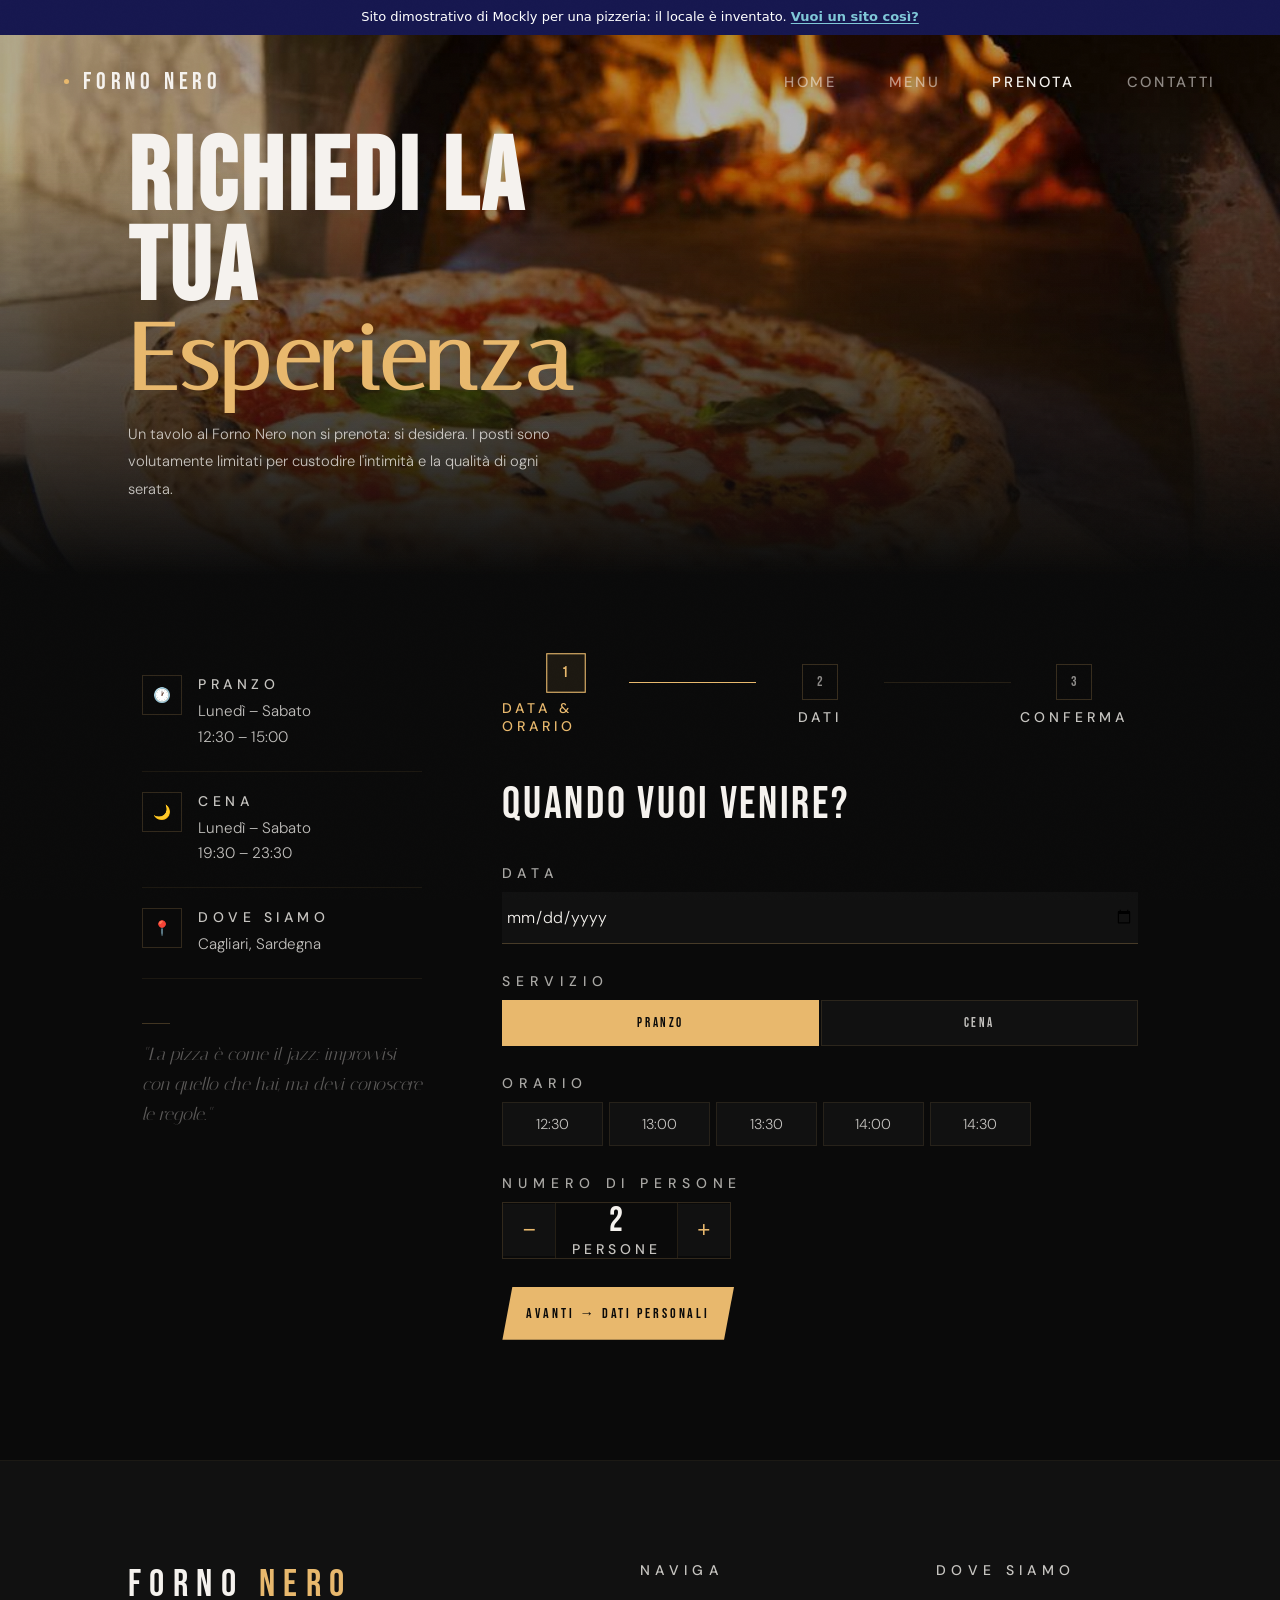
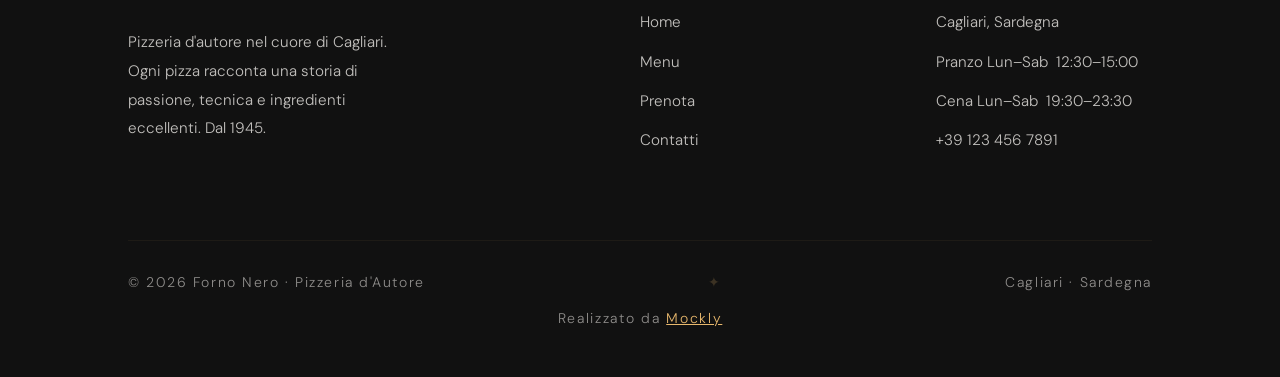
<file: prenotazioni.html>
<!DOCTYPE html>
<html lang="it">
<head>
  <meta charset="UTF-8">
  <meta name="viewport" content="width=device-width, initial-scale=1.0, viewport-fit=cover">
  <title>Prenota — Forno Nero Pizzeria d'Autore Cagliari</title>
  <meta name="description" content="Prenota un tavolo al Forno Nero. Cena e pranzo a Cagliari, impasto 48h, forno a legna. Posti limitati per garantire la qualità.">
  <meta property="og:title" content="Prenota — Forno Nero Pizzeria d'Autore">
  <meta property="og:description" content="Prenota il tuo tavolo al Forno Nero. Cagliari, dal 1945.">
  <meta property="og:type" content="website">
  <meta property="og:url" content="https://fornonero.it/prenota">
  <meta name="twitter:card" content="summary_large_image">
  <link rel="icon" href="data:image/svg+xml,<svg xmlns='http://www.w3.org/2000/svg' viewBox='0 0 32 32'><text y='28' font-size='28'>🔥</text></svg>">
  <link rel="preconnect" href="https://fonts.googleapis.com">
  <link rel="preconnect" href="https://fonts.gstatic.com" crossorigin>
  <link rel="preload" as="image" href="img/forno.jpg">
  <link href="https://fonts.googleapis.com/css2?family=Bebas+Neue&family=Playfair+Display:ital,wght@0,400;0,700;0,900&family=DM+Sans:ital,opsz,wght@0,9..40,200;0,9..40,300;0,9..40,400;0,9..40,500&family=Italiana&display=swap" rel="stylesheet">
  <link rel="stylesheet" href="style.css">
  <link rel="stylesheet" href="style-prenotazioni.css">
  <style>
    .page-overlay { position:fixed; inset:0; background:#0a0a0a; z-index:9999; opacity:1; pointer-events:none; }
  </style>
  <link rel="stylesheet" href="ritocchi.css">
</head>
<body>
<!-- Striscia Mockly: dice che questo è un sito dimostrativo -->
<div class="mockly-demo-bar" role="note"><p>Sito dimostrativo di Mockly per una pizzeria: il locale è inventato. <a href="https://mockly.it/">Vuoi un sito così?</a></p></div>
<script>(function(){var b=document.currentScript.previousElementSibling,h=[];function pad(){var c=getComputedStyle(document.body),t=parseFloat(c.paddingTop)||0;b.style.margin="-"+t+"px -"+(parseFloat(c.paddingRight)||0)+"px "+t+"px -"+(parseFloat(c.paddingLeft)||0)+"px";}function find(){pad();h=[].filter.call(document.body.querySelectorAll("*"),function(e){if(e===b||b.contains(e))return false;if(e.hasAttribute("data-mockly-bar"))return true;var s=getComputedStyle(e);if(s.position!=="fixed"||s.top!=="0px")return false;var r=e.getBoundingClientRect();if(r.height>20&&r.height<innerHeight*.5&&r.width>innerWidth*.5){e.setAttribute("data-mockly-bar","");return true;}return false;});move();}function move(){var t=Math.max(0,b.offsetHeight-scrollY)+"px";h.forEach(function(e){e.style.top=t;});}addEventListener("load",find);addEventListener("resize",find);addEventListener("scroll",move,{passive:true});if(document.readyState!=="loading")find();else document.addEventListener("DOMContentLoaded",find);})();</script>
<style>.mockly-demo-bar{position:relative;z-index:1;margin:0;padding:8px 16px;background:#16174F;color:#fff;font:500 13px/1.45 system-ui,-apple-system,"Segoe UI",Roboto,sans-serif;text-align:center;letter-spacing:0}.mockly-demo-bar p{margin:0;color:inherit;font:inherit}.mockly-demo-bar a{color:#7FC8D8;font-weight:600;text-decoration:underline;text-underline-offset:2px}.mockly-demo-bar a:focus-visible{outline:2px solid #7FC8D8;outline-offset:2px}</style>

<div class="page-overlay" id="pageOverlay"></div>
<a href="#main-content" class="skip-link">Salta al contenuto</a>
<div id="cur"></div>

<!-- MENU MOBILE -->
<div class="mob-menu" id="mobMenu" role="dialog" aria-label="Menu di navigazione">
  <div class="mob-line"></div>
  <a href="index.html" onclick="closeMob()">Home</a>
  <a href="menu.html" onclick="closeMob()">Menu</a>
  <a href="prenotazioni.html" onclick="closeMob()">Prenota</a>
  <a href="index.html#contatti" onclick="closeMob()">Contatti</a>
  <div class="mob-line"></div>
</div>

<!-- NAVIGAZIONE -->
<nav id="nav" aria-label="Navigazione principale">
  <a href="index.html" class="nav-brand" aria-label="Forno Nero - Home">
    <span class="nav-brand-dot" aria-hidden="true"></span>
    FORNO NERO
  </a>
  <div class="nav-links">
    <a href="index.html">Home</a>
    <a href="menu.html">Menu</a>
    <a href="prenotazioni.html">Prenota</a>
    <a href="index.html#contatti">Contatti</a>
  </div>
  <button class="hamburger" id="ham" onclick="toggleMob()" aria-label="Apri menu" aria-expanded="false">
    <span></span><span></span><span></span>
  </button>
</nav>

<!-- HERO -->
<section class="booking-hero">
  <div class="booking-hero-bg" role="img" aria-label="Forno a legna del Forno Nero"></div>
  <div class="booking-hero-vignette" aria-hidden="true"></div>
  <div class="booking-hero-content">
    <h1 class="booking-hero-h1">Richiedi la tua <em>Esperienza</em></h1>
    <p class="booking-hero-sub">Un tavolo al Forno Nero non si prenota: si desidera. I posti sono volutamente limitati per custodire l'intimità e la qualità di ogni serata.</p>
  </div>
</section>

<main class="booking-main" id="main-content">
  <div class="booking-layout">
    
    <!-- INFO -->
    <aside class="booking-info-col">
      <div class="booking-info-card reveal d1">
        <div class="bic-icon" aria-hidden="true">🕐</div>
        <div class="bic-content">
          <div class="bic-title">Pranzo</div>
          <div class="bic-text">Lunedì – Sabato<br>12:30 – 15:00</div>
        </div>
      </div>
      <div class="booking-info-card reveal d2">
        <div class="bic-icon" aria-hidden="true">🌙</div>
        <div class="bic-content">
          <div class="bic-title">Cena</div>
          <div class="bic-text">Lunedì – Sabato<br>19:30 – 23:30</div>
        </div>
      </div>
      <div class="booking-info-card reveal d4">
        <div class="bic-icon" aria-hidden="true">📍</div>
        <div class="bic-content">
          <div class="bic-title">Dove siamo</div>
          <div class="bic-text">Cagliari, Sardegna</div>
        </div>
      </div>
    <div class="booking-quote burn-reveal">
      <div class="bq-line" aria-hidden="true"></div>
      <p>"La pizza è come il jazz: improvvisi con quello che hai, ma devi conoscere le regole."</p>
    </div>
    </aside>

    <div class="booking-form-col">

      <!-- STEP INDICATOR -->
      <div class="step-indicator reveal" role="group" aria-label="Avanzamento prenotazione">
        <div class="step active" id="step-dot-1">
          <div class="step-circle" aria-current="step">1</div>
          <div class="step-label">Data & Orario</div>
        </div>
        <div class="step-line" aria-hidden="true"></div>
        <div class="step" id="step-dot-2">
          <div class="step-circle">2</div>
          <div class="step-label">Dati</div>
        </div>
        <div class="step-line" aria-hidden="true"></div>
        <div class="step" id="step-dot-3">
          <div class="step-circle">3</div>
          <div class="step-label">Conferma</div>
        </div>
      </div>

      <form id="bookingForm" novalidate onsubmit="return false;">
        <!-- STEP 1: DATA -->
        <div class="booking-step active" id="booking-step-1">
          <div class="step-title">Quando vuoi venire?</div>
          
          <div class="field-group">
            <label class="field-label" for="f-data">Data</label>
            <input class="field-input" type="date" id="f-data" min="" required>
            <div class="field-error" id="err-data" role="alert">Seleziona una data</div>
          </div>

          <div class="field-group">
            <label class="field-label">Servizio</label>
            <div class="toggle-group" role="radiogroup" aria-label="Servizio">
              <button class="toggle-btn active" id="toggle-pranzo" onclick="selectServizio('pranzo')" role="radio" aria-checked="true" type="button">
                Pranzo
              </button>
              <button class="toggle-btn" id="toggle-cena" onclick="selectServizio('cena')" role="radio" aria-checked="false" type="button">
                Cena
              </button>
            </div>
          </div>

          <div class="field-group">
            <label class="field-label" id="time-label">Orario</label>
            <div class="time-grid" id="time-grid" role="radiogroup" aria-labelledby="time-label">
            </div>
            <div class="field-error" id="err-ora" role="alert">Seleziona un orario</div>
          </div>

          <div class="field-group">
            <label class="field-label">Numero di persone</label>
            <div class="coperti-stepper">
              <button class="stepper-btn" onclick="changeCoperti(-1)" type="button" aria-label="Diminuisci coperti">−</button>
              <div class="stepper-value">
                <span id="coperti-num">2</span>
                <span class="stepper-label">persone</span>
              </div>
              <button class="stepper-btn" onclick="changeCoperti(1)" type="button" aria-label="Aumenta coperti">+</button>
            </div>
          </div>

          <button class="btn-next" onclick="goToStep2()" type="button">
            Avanti → Dati personali
          </button>
        </div>

        <!-- STEP 2: DATI -->
        <div class="booking-step" id="booking-step-2">
          <div class="step-title">Chi sei?</div>

          <div class="field-group">
            <label class="field-label" for="f-nome">Nome e Cognome</label>
            <input class="field-input" type="text" placeholder="Mario Rossi" id="f-nome" autocomplete="name" required>
            <div class="field-error" id="err-nome" role="alert">Inserisci il tuo nome</div>
          </div>

          <div class="field-group">
            <label class="field-label" for="f-tel">Numero di telefono</label>
            <input class="field-input" type="tel" placeholder="+39 333 000 0000" id="f-tel" autocomplete="tel" inputmode="tel" required>
            <div class="field-error" id="err-tel" role="alert">Inserisci un numero valido (es. +39 333 000 0000)</div>
          </div>

          <div class="field-group">
            <label class="field-label">Occasione <span class="field-optional">(facoltativo)</span></label>
            <div class="occasion-grid">
              <button class="occasion-btn" onclick="selectOccasione(this, 'Cena romantica')" type="button">Romantica</button>
              <button class="occasion-btn" onclick="selectOccasione(this, 'Compleanno')" type="button">Compleanno</button>
              <button class="occasion-btn" onclick="selectOccasione(this, 'Anniversario')" type="button">Anniversario</button>
              <button class="occasion-btn" onclick="selectOccasione(this, 'Lavoro')" type="button">Lavoro</button>
            </div>
            <input type="hidden" id="f-occasione" value="">
          </div>

          <div class="field-group">
            <label class="field-label" for="f-note">Note <span class="field-optional">(allergie, richieste speciali)</span></label>
            <textarea class="field-input field-textarea" placeholder="Es. allergia al glutine, seggiolone per bambini…" id="f-note" rows="3"></textarea>
          </div>

          <div class="step-nav">
            <button class="btn-back" onclick="goToStep(1)" type="button">← Indietro</button>
            <button class="btn-next" onclick="submitBooking()" type="button">Invia richiesta →</button>
          </div>
        </div>
      </form>

      <!-- STEP 3: CONFERMA -->
      <div class="booking-step" id="booking-step-3">
        <div class="success-state">
          <div class="success-glyph" aria-hidden="true">✦</div>
          <div class="success-title">Richiesta <em>inviata</em></div>
          <div class="success-summary" id="successSummary"></div>
          <p class="success-sub">Ti contatteremo entro 2 ore per confermare il tavolo al Forno Nero.</p>
          <div class="post-actions">
            <button class="post-btn" id="addCalendarBtn" type="button" aria-label="Aggiungi al Calendario">
              <span class="post-btn-icon" aria-hidden="true">📅</span>
              Aggiungi al Calendario
            </button>
            <a class="post-btn" id="whatsappLink" href="#" target="_blank" rel="noopener" aria-label="Contatta l'Atelier su WhatsApp">
              <span class="post-btn-icon" aria-hidden="true">💬</span>
              Contatta l'Atelier
            </a>
          </div>
          <a href="menu.html" class="btn-primary" style="margin-top:32px; display:inline-block;">Rivedi il menu →</a>
          <button class="btn-secondary" onclick="resetBooking()" style="margin-top:12px; cursor:pointer;" type="button">Nuova prenotazione</button>
        </div>
      </div>

    </div>
  </div>
</main>

<!-- FOOTER -->
<footer id="contatti">
  <div class="footer-grid">
    <div>
      <div class="footer-brand">FORNO <span>NERO</span></div>
      <p class="footer-sub">Pizzeria d'autore nel cuore di Cagliari. Ogni pizza racconta una storia di passione, tecnica e ingredienti eccellenti. Dal 1945.</p>
    </div>
    <div class="footer-col">
      <h4>Naviga</h4>
      <a href="index.html">Home</a>
      <a href="menu.html">Menu</a>
      <a href="prenotazioni.html">Prenota</a>
      <a href="index.html#contatti">Contatti</a>
    </div>
    <div class="footer-col">
      <h4>Dove siamo</h4>
      <a href="https://maps.app.goo.gl/SE37KUVxoLeGLsXS6" target="_blank" rel="noopener">Cagliari, Sardegna</a>
      <span class="footer-col-text">Pranzo Lun–Sab&nbsp;&nbsp;12:30–15:00</span>
      <span class="footer-col-text">Cena Lun–Sab&nbsp;&nbsp;19:30–23:30</span>
      <a href="tel:+391234567891">+39 123 456 7891</a>
    </div>
  </div>
  <div class="footer-bottom">
    <span>© 2026 Forno Nero · Pizzeria d'Autore</span>
    <span class="footer-ornament" aria-hidden="true">✦</span>
    <span>Cagliari · Sardegna</span>
    <p class="footer-credit">Realizzato da <a href="https://mockly.it" target="_blank" rel="noopener">Mockly</a></p>
  </div>
</footer>

<script src="script.js"></script>
<script>
let selectedOra = '';
let selectedServizio = 'pranzo';
let coperti = 2;
let selectedOccasione = '';

const pranzoSlots = ['12:30','13:00','13:30','14:00','14:30'];
const cenaSlots  = ['19:30','20:00','20:30','21:00','21:30','22:00','22:30'];

document.getElementById('f-data').min = new Date().toISOString().split('T')[0];

function renderTimeGrid() {
  const slots = selectedServizio === 'pranzo' ? pranzoSlots : cenaSlots;
  const grid = document.getElementById('time-grid');
  grid.innerHTML = slots.map(s => `
    <button class="time-slot${selectedOra === s ? ' selected' : ''}" onclick="selectTime('${s}', this)" role="radio" aria-checked="${selectedOra === s}" type="button">${s}</button>
  `).join('');
}
renderTimeGrid();

function selectServizio(s) {
  selectedServizio = s;
  selectedOra = '';
  document.getElementById('toggle-pranzo').classList.toggle('active', s === 'pranzo');
  document.getElementById('toggle-pranzo').setAttribute('aria-checked', s === 'pranzo');
  document.getElementById('toggle-cena').classList.toggle('active', s === 'cena');
  document.getElementById('toggle-cena').setAttribute('aria-checked', s === 'cena');
  renderTimeGrid();
}

function selectTime(t, btn) {
  selectedOra = t;
  document.querySelectorAll('.time-slot').forEach(b => {
    b.classList.remove('selected');
    b.setAttribute('aria-checked', 'false');
  });
  btn.classList.add('selected');
  btn.setAttribute('aria-checked', 'true');
  document.getElementById('err-ora').style.display = 'none';
}

function changeCoperti(delta) {
  coperti = Math.max(1, Math.min(8, coperti + delta));
  document.getElementById('coperti-num').textContent = coperti;
}

function selectOccasione(btn, val) {
  document.querySelectorAll('.occasion-btn').forEach(b => b.classList.remove('active'));
  if (selectedOccasione === val) {
    selectedOccasione = '';
    document.getElementById('f-occasione').value = '';
  } else {
    btn.classList.add('active');
    selectedOccasione = val;
    document.getElementById('f-occasione').value = val;
  }
}

function goToStep(n) {
  document.querySelectorAll('.booking-step').forEach((s,i) => {
    s.classList.toggle('active', i + 1 === n);
  });
  document.querySelectorAll('.step').forEach((s,i) => {
    s.classList.toggle('active', i + 1 <= n);
    s.classList.toggle('done', i + 1 < n);
  });
  const formCol = document.querySelector('.booking-form-col');
  if (formCol) {
    formCol.scrollIntoView({behavior: 'smooth', block: 'nearest'});
  }
}

function goToStep2() {
  let valid = true;
  const data = document.getElementById('f-data').value;
  if (!data) {
    document.getElementById('err-data').style.display = 'block';
    valid = false;
  } else {
    document.getElementById('err-data').style.display = 'none';
  }
  if (!selectedOra) {
    document.getElementById('err-ora').style.display = 'block';
    valid = false;
  } else {
    document.getElementById('err-ora').style.display = 'none';
  }
  if (valid) goToStep(2);
}

function validatePhone(tel) {
  const cleaned = tel.replace(/[\s\-\(\)]/g, '');
  return /^\+?\d{7,15}$/.test(cleaned);
}

function submitBooking() {
  const nome = document.getElementById('f-nome').value.trim();
  const tel  = document.getElementById('f-tel').value.trim();
  let valid = true;

  if (!nome) {
    document.getElementById('err-nome').style.display = 'block';
    document.getElementById('f-nome').focus();
    valid = false;
  } else {
    document.getElementById('err-nome').style.display = 'none';
  }

  if (!tel || !validatePhone(tel)) {
    document.getElementById('err-tel').style.display = 'block';
    if (!document.getElementById('err-nome').style.display) document.getElementById('f-tel').focus();
    valid = false;
  } else {
    document.getElementById('err-tel').style.display = 'none';
  }

  if (!valid) return;

  const data = document.getElementById('f-data').value;
  const dateFormatted = new Date(data + 'T12:00:00').toLocaleDateString('it-IT', {weekday:'long', day:'numeric', month:'long', year:'numeric'});
  document.getElementById('successSummary').innerHTML = `
    <div class="summary-row"><span>Nome</span><strong>${nome}</strong></div>
    <div class="summary-row"><span>Data</span><strong>${dateFormatted}</strong></div>
    <div class="summary-row"><span>Orario</span><strong>${selectedOra}</strong></div>
    <div class="summary-row"><span>Coperti</span><strong>${coperti} ${coperti === 1 ? 'persona' : 'persone'}</strong></div>
    ${selectedOccasione ? `<div class="summary-row"><span>Occasione</span><strong>${selectedOccasione}</strong></div>` : ''}
  `;

  /* GENERA LINK CALENDARIO */
  const dateObj = new Date(data + 'T' + selectedOra + ':00');
  const endObj = new Date(dateObj.getTime() + 2 * 60 * 60 * 1000);
  const fmt = d => d.toISOString().replace(/[-:]/g, '').split('.')[0] + 'Z';
  const calText = encodeURIComponent('Forno Nero — ' + nome);
  const calDetails = encodeURIComponent('Prenotazione Forno Nero\n' + nome + ' · ' + coperti + ' ' + (coperti === 1 ? 'persona' : 'persone') + (selectedOccasione ? ' · ' + selectedOccasione : '') + '\n\nCagliari, Sardegna');
  const calUrl = 'https://calendar.google.com/calendar/render?action=TEMPLATE&text=' + calText + '&dates=' + fmt(dateObj) + '/' + fmt(endObj) + '&details=' + calDetails + '&location=Cagliari%2C%20Sardegna';
  const calBtn = document.getElementById('addCalendarBtn');
  if (calBtn) {
    calBtn.onclick = () => { window.open(calUrl, '_blank'); };
  }

  /* GENERA LINK WHATSAPP */
  const waMsg = encodeURIComponent('Prenotazione Forno Nero\n\nNome: ' + nome + '\nData: ' + dateFormatted + '\nOrario: ' + selectedOra + '\nCoperti: ' + coperti + (selectedOccasione ? '\nOccasione: ' + selectedOccasione : '') + '\n\nContatto richiesto per modifiche.');
  const waLink = document.getElementById('whatsappLink');
  if (waLink) waLink.href = 'https://wa.me/391234567891?text=' + waMsg;

  goToStep(3);
}

function resetBooking() {
  selectedOra = '';
  selectedServizio = 'pranzo';
  coperti = 2;
  selectedOccasione = '';
  document.getElementById('f-nome').value = '';
  document.getElementById('f-tel').value = '';
  document.getElementById('f-note').value = '';
  document.getElementById('f-occasione').value = '';
  document.querySelectorAll('.occasion-btn').forEach(b => b.classList.remove('active'));
  document.getElementById('toggle-pranzo').classList.add('active');
  document.getElementById('toggle-cena').classList.remove('active');
  renderTimeGrid();
  goToStep(1);
}
</script>
</body>
</html>
</file>
<file: style.css>
/* COLORI E FONT */
:root {
  --void:     #0a0a0a;
  --carbon:   #111111;
  --graphite: #181818;
  --slate:    #242424;

  --signal:   #e8b86d;
  --signal2:  #c9963a;

  --white:    #f5f2ee;
  --mist:     rgba(245,242,238,0.62);
  --ghost:    rgba(245,242,238,0.22);

  --grain: url("data:image/svg+xml,%3Csvg xmlns='http://www.w3.org/2000/svg' width='300' height='300'%3E%3Cfilter id='n'%3E%3CfeTurbulence type='fractalNoise' baseFrequency='0.85' numOctaves='4' stitchTiles='stitch'/%3E%3C/filter%3E%3Crect width='300' height='300' filter='url(%23n)' opacity='0.05'/%3E%3C/svg%3E");

  --font-display: 'Bebas Neue', sans-serif;
  --font-serif:   'Playfair Display', serif;
  --font-body:    'DM Sans', sans-serif;
  --font-accent:  'Italiana', serif;

  --heat: 0;
}

/* RESET BASE */
*, *::before, *::after { box-sizing: border-box; margin: 0; padding: 0; }
html { scroll-behavior: smooth; overflow-x: hidden; scroll-padding-top: 100px; }

/* OVERLAY PAGINA */
.page-overlay { transition: opacity .6s cubic-bezier(.16,1,.3,1); }
.loaded .page-overlay { opacity: 0; }

/* BODY */
body {
  background: var(--void);
  color: var(--white);
  font-family: var(--font-body);
  font-weight: 300;
  overflow-x: hidden;
  width: 100%;
  max-width: 100vw;
  transition: background-color 1s cubic-bezier(.16,1,.3,1);
}

/* RUMORE DI SFONDO */
body::before {
  content: '';
  position: fixed; inset: 0;
  background-image: var(--grain);
  background-size: 300px 300px;
  pointer-events: none; z-index: 9000;
  opacity: 0.3; mix-blend-mode: overlay;
}

/* CALORE (SI SCURISCE SCORRENDO) */
body::after {
  content: '';
  position: fixed; inset: 0;
  background: radial-gradient(ellipse at 50% 0%, rgba(232,184,109,calc(var(--heat)*0.04)) 0%, transparent 60%);
  pointer-events: none; z-index: -1;
  transition: background .8s cubic-bezier(.16,1,.3,1);
}

/* CURSORE */
#cur {
  position: fixed; width: 8px; height: 8px;
  background: var(--signal); border-radius: 50%;
  pointer-events: none; z-index: 9998;
  opacity: 0; transform: translate(-50%, -50%);
  transition: width .3s, height .3s, opacity .3s;
  mix-blend-mode: difference;
  will-change: transform;
}
#cur.visible { opacity: 1; }
#cur.hovered { width: 32px; height: 32px; opacity: .5; }

/* FOCUS TASTIERA */
:focus-visible {
  outline: 2px solid var(--signal);
  outline-offset: 2px;
}

/* SCHERMATA DI CARICAMENTO */
.loading-shimmer {
  position: fixed; inset: 0; z-index: 10001;
  background: var(--void);
  display: flex; align-items: center; justify-content: center;
  opacity: 1;
  transition: opacity .6s cubic-bezier(.16,1,.3,1);
  pointer-events: none;
}
.loading-shimmer.fade-out { opacity: 0; }
.loading-shimmer-inner {
  width: 40px; height: 40px;
  border: 2px solid rgba(232,184,109,.1);
  border-top-color: var(--signal);
  border-radius: 50%;
  animation: spin 1s linear infinite;
}
@keyframes spin { to { transform: rotate(360deg); } }

/* NAV */
nav {
  position: fixed; top: 0; left: 0; right: 0; z-index: 500;
  padding: 32px 64px;
  display: flex; align-items: center; justify-content: space-between;
  transition: padding .5s, background .5s, backdrop-filter .5s;
  backdrop-filter: blur(0px);
}
nav.scrolled {
  padding: 16px 64px;
  background: rgba(10,10,10,.97);
  backdrop-filter: blur(30px);
  border-bottom: 1px solid rgba(232,184,109,.06);
}
.nav-brand {
  font-family: var(--font-display);
  font-size: 1.5rem;
  letter-spacing: .2em;
  color: var(--white);
  text-decoration: none;
  display: flex; align-items: center; gap: 14px;
}
.nav-brand-dot {
  width: 5px; height: 5px;
  background: var(--signal);
  border-radius: 50%;
  box-shadow: 0 0 0 0 rgba(232,184,109,.4);
  animation: brandPulse 3s ease-in-out infinite;
  flex-shrink: 0;
}
@keyframes brandPulse {
  0%, 100% { opacity:.5; transform:scale(1); box-shadow: 0 0 0 0 rgba(232,184,109,.4); }
  50% { opacity:1; transform:scale(1.4); box-shadow: 0 0 0 6px rgba(232,184,109,0); }
}
.nav-links { display: flex; gap: 52px; }
.nav-links a {
  font-family: var(--font-body);
  font-size: .92rem;
  font-weight: 500;
  letter-spacing: .18em;
  text-transform: uppercase;
  color: var(--ghost);
  text-decoration: none;
  position: relative;
  transition: color .3s;
  animation: navLinkIn .5s cubic-bezier(.16,1,.3,1) both;
  overflow: hidden;
}
.nav-links a:nth-child(1) { animation-delay: .05s; }
.nav-links a:nth-child(2) { animation-delay: .1s; }
.nav-links a:nth-child(3) { animation-delay: .15s; }
.nav-links a:nth-child(4) { animation-delay: .2s; }
@keyframes navLinkIn {
  from { opacity: 0; transform: translateY(-8px); }
  to { opacity: 1; transform: none; }
}
.nav-links a::after {
  content: '';
  position: absolute; bottom: -4px; left: 0; right: 0;
  height: 1px; background: var(--signal);
  transform: scaleX(0); transform-origin: left;
  transition: transform .4s cubic-bezier(.16,1,.3,1);
}
.nav-links a:hover,
.nav-links a.active { color: var(--white); }
.nav-links a:hover::after,
.nav-links a.active::after { transform: scaleX(1); }

.hamburger {
  display: none; flex-direction: column; gap: 6px;
  cursor: pointer; padding: 4px;
}
.hamburger span {
  display: block; width: 24px; height: 1px;
  background: var(--white);
  transition: all .4s cubic-bezier(.16,1,.3,1);
}
.hamburger.open span:nth-child(1) { transform: translateY(7px) rotate(45deg); }
.hamburger.open span:nth-child(2) { opacity:0; transform:scaleX(0); }
.hamburger.open span:nth-child(3) { transform: translateY(-7px) rotate(-45deg); }

.mob-menu {
  position: fixed; inset: 0; z-index: 450;
  background: rgba(10,10,10,.99);
  display: flex; flex-direction: column; align-items: center; justify-content: center; gap: 28px;
  opacity: 0; visibility: hidden;
  transition: opacity .5s, visibility .5s;
}
.mob-menu.open { opacity:1; visibility:visible; }
.mob-menu a {
  font-family: var(--font-display);
  font-size: clamp(3rem, 12vw, 5.5rem);
  letter-spacing: .1em;
  color: var(--white); text-decoration: none;
  opacity: 0; transform: translateY(30px);
  transition: color .3s;
}
.mob-menu.open a { opacity:1; transform:none; }
.mob-menu.open a:nth-child(2) { transition: opacity .5s .1s, transform .5s .1s, color .3s; }
.mob-menu.open a:nth-child(3) { transition: opacity .5s .2s, transform .5s .2s, color .3s; }
.mob-menu.open a:nth-child(4) { transition: opacity .5s .3s, transform .5s .3s, color .3s; }
.mob-menu.open a:nth-child(5) { transition: opacity .5s .4s, transform .5s .4s, color .3s; }
.mob-menu a:hover { color: var(--signal); }
.mob-line { width: 40px; height: 1px; background: rgba(232,184,109,.2); }

/* MARQUEE */
.marquee-strip {
  overflow: hidden;
  background: var(--signal);
  display: flex;
  align-items: center;
  min-height: 48px;
  height: auto;
  padding-top: 10px;
  padding-bottom: 10px;
  position: relative;
}
.marquee-strip::before,
.marquee-strip::after {
  content: '';
  position: absolute; top: 0; bottom: 0; width: 60px; z-index: 2;
  pointer-events: none;
}
.marquee-strip::before { left: 0; background: linear-gradient(to right, var(--signal), transparent); }
.marquee-strip::after { right: 0; background: linear-gradient(to left, var(--signal), transparent); }
.marquee-track {
  display: flex;
  align-items: center;
  width: max-content;
  flex-shrink: 0;
  animation: marqueeScroll 30s linear infinite;
  will-change: transform;
}
@keyframes marqueeScroll {
  from { transform: translateX(0); }
  to   { transform: translateX(-50%); }
}
.marquee-item {
  font-family: var(--font-display);
  font-size: .9rem;
  letter-spacing: .22em;
  color: var(--void);
  padding: 0 56px;
  white-space: nowrap;
  display: inline-flex;
  align-items: center;
  line-height: 1.2;
}
.marquee-item::after {
  content: '/';
  font-size: 0.8125rem;
  opacity: .35;
  margin-left: 56px;
}
.marquee-strip:hover .marquee-track {
  animation-play-state: paused;
}

/* PARALLAX SECTIONS */
.parallax-section {
  position: relative; min-height: 100vh;
  display: grid; grid-template-columns: 1fr 1fr;
  overflow: hidden;
}
.parallax-section.parallax-reverse { direction: rtl; }
.parallax-section.parallax-reverse .parallax-text-col { direction: ltr; }
.parallax-img-col { position: relative; overflow: hidden; }
.parallax-img {
  position: absolute; inset: -15% 0;
  background-size: cover; background-position: center;
  will-change: transform;
}
.parallax-text-col {
  display: flex; align-items: center;
  padding: 120px 80px;
  background: var(--graphite); position: relative;
  transition: background .6s;
}
.parallax-text-col::after {
  content: '';
  position: absolute; inset: 0;
  background: radial-gradient(ellipse at 50% 0%, rgba(232,184,109,calc(var(--heat) * 0.04)) 0%, transparent 60%);
  pointer-events: none;
  transition: opacity .8s;
}
.parallax-text {
  max-width: 480px;
  position: relative; z-index: 2;
}
.parallax-text-col::before {
  content: attr(data-word);
  position: absolute;
  font-family: var(--font-display);
  font-size: clamp(8rem, 20vw, 18rem);
  color: rgba(232,184,109,.03);
  line-height: 1;
  top: 50%; left: 50%;
  transform: translate(-50%, -50%);
  letter-spacing: .1em;
  white-space: nowrap;
  pointer-events: none;
  animation: breatheText 6s ease-in-out infinite;
  transition: opacity .8s cubic-bezier(.16,1,.3,1), filter .8s;
  opacity: calc(0.03 + var(--heat) * 0.06);
  filter: blur(calc(var(--heat) * 1.5px));
}
@keyframes breatheText {
  0%, 100% { transform: translate(-50%, -50%) scale(1); }
  50% { transform: translate(-50%, -50%) scale(1.05); }
}

/* TEXT ELEMENTS */
.section-label {
  font-family: var(--font-body);
  font-size: 0.8125rem; letter-spacing: .42em; text-transform: uppercase;
  color: var(--signal); margin-bottom: 22px;
  display: flex; align-items: center; gap: 14px;
  font-weight: 500;
}
.section-label::before {
  content: ''; width: 22px; height: 1px;
  background: var(--signal); opacity: .55;
}
.section-h2 {
  font-family: var(--font-serif);
  font-size: clamp(2rem, 3.5vw, 3.8rem);
  font-weight: 700; line-height: 1.1;
  color: var(--white); margin-bottom: 28px;
}
.section-h2 em {
  font-style: italic;
  font-family: var(--font-accent);
  color: var(--signal);
  font-weight: 400;
  transition: text-shadow .8s cubic-bezier(.16,1,.3,1);
  text-shadow: 0 0 calc(var(--heat) * 24px) rgba(232,184,109,calc(var(--heat) * 0.35));
}
.section-body {
  font-size: .95rem; line-height: 1.95;
  color: var(--mist); font-weight: 300;
}

/* DIVIDER */
.ornament-divider {
  display: flex; align-items: center;
  padding: 0 10vw; gap: 24px; height: 80px;
  background: var(--void);
}
.ornament-divider::before, .ornament-divider::after {
  content: ''; flex: 1; height: 1px;
  background: linear-gradient(to right, transparent, rgba(232,184,109,.12), transparent);
  transition: opacity .8s;
  opacity: calc(1 + var(--heat) * 2);
  box-shadow: 0 0 calc(var(--heat) * 6px) rgba(232,184,109,calc(var(--heat) * 0.15));
}
.ornament-glyph { 
  font-size: 1rem; color: var(--signal); opacity: .3;
  animation: float 3s ease-in-out infinite;
  display: inline-block;
}
@keyframes float {
  0%, 100% { transform: translateY(0); }
  50% { transform: translateY(-6px); }
}

/* BUTTONS */
.btn-primary, .btn-secondary, .btn-next {
  position: relative;
  overflow: hidden;
}
.ripple {
  position: absolute;
  border-radius: 50%;
  background: rgba(255,255,255,.35);
  transform: scale(0);
  animation: rippleAnim .6s ease-out forwards;
  pointer-events: none;
}
@keyframes rippleAnim {
  to { transform: scale(4); opacity: 0; }
}
.btn-primary {
  font-family: var(--font-display);
  font-size: 1rem; letter-spacing: .18em;
  color: var(--void); background: var(--signal);
  text-decoration: none; padding: 15px 36px;
  display: inline-block;
  transition: background .25s, letter-spacing .25s;
  clip-path: polygon(10px 0%, 100% 0%, calc(100% - 10px) 100%, 0% 100%);
}
.btn-primary::before {
  content: '';
  position: absolute;
  top: 50%; left: 50%;
  width: 0; height: 0;
  background: rgba(255,255,255,.15);
  border-radius: 50%;
  transform: translate(-50%, -50%);
  transition: width .6s cubic-bezier(.16,1,.3,1), height .6s cubic-bezier(.16,1,.3,1);
}
.btn-primary:hover::before { width: 300px; height: 300px; }
.btn-primary:hover {
  background: var(--white);
  letter-spacing: .24em;
}
.btn-secondary {
  font-family: var(--font-display);
  font-size: .95rem; letter-spacing: .18em;
  color: var(--white); background: rgba(245,242,238,.06);
  text-decoration: none; padding: 15px 36px;
  display: inline-block;
  transition: background .3s, color .3s, transform .3s;
  clip-path: polygon(10px 0%, 100% 0%, calc(100% - 10px) 100%, 0% 100%);
}
.btn-secondary:hover { background: rgba(232,184,109,.12); color: var(--signal); }

/* REVEAL */
.reveal {
  opacity: 0; transform: translateY(36px);
  transition: opacity .85s cubic-bezier(.16,1,.3,1), transform .85s cubic-bezier(.16,1,.3,1);
}
.reveal.visible { opacity: 1; transform: none; }
.reveal.d1 { transition-delay: .08s; }
.reveal.d2 { transition-delay: .18s; }
.reveal.d3 { transition-delay: .3s; }
.reveal.d4 { transition-delay: .44s; }

@keyframes fadeUp { from { opacity:0; transform:translateY(24px); } to { opacity:1; transform:none; } }

/* IMAGE REVEAL ON SCROLL */
.img-reveal {
  opacity: 0; filter: blur(8px); transform: scale(1.05);
  transition: opacity .8s cubic-bezier(.16,1,.3,1), filter .8s cubic-bezier(.16,1,.3,1), transform .8s cubic-bezier(.16,1,.3,1);
}
.img-reveal.visible {
  opacity: 1; filter: blur(0); transform: scale(1);
}

/* BURN REVEAL */
.burn-reveal {
  opacity: 0;
  transform: scale(0.97);
  transition: opacity .85s cubic-bezier(.16,1,.3,1), transform .85s cubic-bezier(.16,1,.3,1);
}
.burn-reveal.visible { opacity: 1; transform: none; }
.burn-reveal.d1 { transition-delay: .08s; }
.burn-reveal.d2 { transition-delay: .18s; }
.burn-reveal.d3 { transition-delay: .3s; }
.burn-reveal.d4 { transition-delay: .44s; }

/* EMBER TRAIL */
.ember-particle {
  position: fixed;
  pointer-events: none;
  z-index: 9999;
  width: 4px; height: 4px;
  background: var(--signal);
  border-radius: 50%;
  opacity: 1;
  will-change: transform, opacity;
  filter: blur(0.5px);
}

/* EMBER BURST */
.ember-burst {
  position: absolute;
  pointer-events: none;
  z-index: 100;
  width: 5px; height: 5px;
  background: var(--signal);
  border-radius: 50%;
  opacity: 1;
  will-change: transform, opacity;
}

/* Number counter animation */
.stat-item.visible .stat-number {
  animation: countUp .7s cubic-bezier(.16,1,.3,1) both;
}
.stat-item.visible.d1 .stat-number { animation-delay: .05s; }
.stat-item.visible.d2 .stat-number { animation-delay: .15s; }
.stat-item.visible.d3 .stat-number { animation-delay: .25s; }
.stat-item.visible.d4 .stat-number { animation-delay: .35s; }
@keyframes countUp {
  from { opacity: 0; transform: translateY(20px); }
  to { opacity: 1; transform: none; }
}

/* Card hover glow */
.preview-card,
.spec-card {
  position: relative;
}
.preview-card::after,
.spec-card::after {
  content: '';
  position: absolute;
  inset: 0;
  background: radial-gradient(circle at 50% 100%, rgba(232,184,109,.08) 0%, transparent 60%);
  opacity: 0;
  transition: opacity .5s cubic-bezier(.16,1,.3,1);
  pointer-events: none;
}
.preview-card:hover::after,
.spec-card:hover::after { opacity: 1; }

/* FOOTER */
footer {
  background: var(--carbon);
  border-top: 1px solid rgba(232,184,109,.05);
  padding: 100px 10vw 50px;
  overflow: hidden;
}
.footer-grid {
  display: grid; grid-template-columns: 2fr 1fr 1fr;
  gap: 80px; margin-bottom: 80px;
}
.footer-brand {
  font-family: var(--font-display);
  font-size: clamp(1.6rem, 3vw, 2.4rem);
  letter-spacing: .22em; color: var(--white); margin-bottom: 20px;
  white-space: nowrap;
}
.footer-brand span { color: var(--signal); }
.footer-sub { font-size: .88rem; color: var(--mist); line-height: 1.9; max-width: 290px; }
.footer-col h4 {
  font-family: var(--font-body); font-size: 0.8125rem;
  letter-spacing: .38em; text-transform: uppercase;
  color: var(--signal); margin-bottom: 24px; font-weight: 500;
}
.footer-col a {
  display: block; font-size: .88rem;
  color: var(--mist); text-decoration: none;
  margin-bottom: 12px; transition: color .3s;
}
.footer-col a:hover { color: var(--white); }
.footer-bottom {
  border-top: 1px solid rgba(232,184,109,.06); padding-top: 32px;
  display: flex; justify-content: space-between; align-items: center;
  font-size: 0.8125rem; letter-spacing: .12em; color: var(--ghost);
  font-family: var(--font-body);
  flex-wrap: wrap; gap: 8px;
}
.footer-ornament { color: var(--signal); opacity: .2; font-size: 1rem; }

/* TABLET */
@media (max-width: 1024px) {
  nav, nav.scrolled { padding: 20px 32px; }
  .nav-links { gap: 28px; }
  .parallax-section { grid-template-columns: 1fr; min-height: auto; }
  .parallax-section.parallax-reverse { direction: ltr; }
  .parallax-img-col { height: 55vw; min-height: 280px; }
  .parallax-img { position: absolute; inset: 0; height: 100%; transform: none !important; }
  .parallax-text-col { padding: 72px 8vw; }
  .parallax-text { max-width: 100%; }
  .footer-grid { grid-template-columns: 1fr 1fr; gap: 48px; }
  footer { padding: 80px 8vw 44px; }
  .marquee-strip::before,
  .marquee-strip::after { width: 30px; }
}
@media (max-width: 768px) {
  body { cursor: auto; }
  #cur { display: none; }
  nav, nav.scrolled { padding: 18px 20px; }
  .nav-links { display: none; }
  .hamburger { display: flex; }
  .parallax-img-col { height: 60vw; min-height: 220px; }
  .parallax-text-col { padding: 56px 6vw; }
  .section-h2 { font-size: clamp(1.8rem, 7vw, 2.8rem); }
  .footer-grid { grid-template-columns: 1fr; gap: 36px; }
  .footer-brand { font-size: 1.8rem; }
  .footer-bottom { flex-direction: column; gap: 10px; align-items: flex-start; }
  .footer-ornament { display: none; }
  footer { padding: 60px 6vw 32px; }
  .marquee-item { font-size: 0.8125rem; padding: 0 32px; }
  .marquee-item::after { margin-left: 32px; }
  .marquee-strip { min-height: 40px; }
  .marquee-strip::before,
  .marquee-strip::after { width: 20px; }
  .btn-primary, .btn-secondary { padding: 14px 28px; font-size: .9rem; }
  .ornament-divider { padding: 0 8vw; }
  .section-label { font-size: 0.8125rem; }
  body::after { background: radial-gradient(ellipse at 50% 0%, rgba(232,184,109,calc(var(--heat)*0.03)) 0%, transparent 60%); }
}
@media (max-width: 480px) {
  nav, nav.scrolled { padding: 14px 16px; }
  .nav-brand { font-size: 1.1rem; letter-spacing: .14em; gap: 10px; }
  .mob-menu a { font-size: clamp(2.2rem, 10vw, 3.5rem); }
  .marquee-item { font-size: 0.8125rem; padding: 0 20px; letter-spacing: .16em; }
  .marquee-item::after { margin-left: 20px; }
  .marquee-strip { min-height: 36px; padding-top: 8px; padding-bottom: 8px; }
  .marquee-strip::before, .marquee-strip::after { width: 14px; }
  @keyframes marqueeScroll { from { transform: translateX(0); } to { transform: translateX(-50%); } }
  .section-h2 { font-size: clamp(1.6rem, 6vw, 2rem); }
  .section-body { font-size: .85rem; }
  .ornament-divider { height: 60px; padding: 0 6vw; gap: 16px; }
  .ornament-glyph { font-size: 0.8125rem; }
  .btn-primary, .btn-secondary { padding: 12px 22px; font-size: 0.8125rem; letter-spacing: .14em; }
  .btn-primary:hover { letter-spacing: .18em; }
  footer { padding: 48px 5vw 24px; }
  .footer-grid { gap: 28px; }
  .footer-brand { font-size: 1.4rem; }
  .footer-sub { font-size: .82rem; max-width: 100%; }
  .footer-col h4 { font-size: 0.8125rem; margin-bottom: 18px; }
  .footer-col a { font-size: .82rem; }
  .footer-bottom { font-size: 0.8125rem; }
  .stat-item.visible .stat-number { animation: none; }
}

@media (prefers-reduced-motion: reduce) {
  *, *::before, *::after {
    animation-duration: 0.01ms !important;
    animation-iteration-count: 1 !important;
    scroll-behavior: auto !important;
    transition-duration: 0.01ms !important;
  }
}

.skip-link {
  position: fixed; top: -100%; left: 12px; z-index: 10002;
  padding: 12px 24px; background: var(--signal); color: var(--void);
  font-family: var(--font-body); font-size: .85rem; font-weight: 500;
  text-decoration: none; border-radius: 0 0 4px 4px;
  transition: top .2s;
}
.skip-link:focus { top: 0; }

/* ── MOCKLY WATERMARK ──────────────────────────────────── */
.footer-credit{margin-top:10px;font-size:0.8125rem;letter-spacing:.12em;color:var(--ghost);width:100%;text-align:center}
.footer-credit a{color:var(--signal);text-decoration:underline}
</file>
<file: style-index.css>
/* HERO */
#hero {
  position: relative;
  min-height: 100vh;
  overflow: hidden;
  height: auto;
  display: flex;
  flex-direction: column;
  align-items: flex-start;
  justify-content: space-between;
}

#hero::before {
  content: '';
  position: absolute; inset: 0; z-index: 1;
  pointer-events: none;
}

.hero-particle {
  position: absolute;
  width: 4px; height: 4px;
  background: var(--signal);
  border-radius: 50%;
  opacity: 0;
  z-index: 1;
  pointer-events: none;
  animation: particleDrift 8s ease-in-out infinite;
}
@keyframes particleDrift {
  0% { opacity: 0; transform: translateY(100vh) scale(0); }
  20% { opacity: .7; }
  80% { opacity: .7; }
  100% { opacity: 0; transform: translateY(-20vh) scale(1); }
}

.hero-media {
  position: absolute; inset: 0;
  background-image: url("img/forno.jpg");
  background-size: cover;
  background-position: center 40%;
  transform: scale(1.12);
  animation: heroZoom 14s ease-out forwards;
  z-index: 0;
  width: 100%;
  height: 100%;
}

@keyframes heroZoom { to { transform: scale(1); } }

.hero-vignette {
  position: absolute; inset: 0;
  z-index: 1;
  background:
    linear-gradient(to top, rgba(10,10,10,1) 0%, rgba(10,10,10,.65) 35%, rgba(10,10,10,.15) 65%, transparent 85%),
    linear-gradient(to right, rgba(10,10,10,.6) 0%, transparent 55%);
}

.hero-content {
  position: relative;
  z-index: 2;
  padding: 140px 6vw 0 8vw;
  max-width: min(920px, 90vw);
  width: 100%;
}

.hero-eyebrow {
  font-family: var(--font-body);
  font-size: 0.8125rem; letter-spacing: .42em; text-transform: uppercase;
  color: var(--signal); margin-bottom: 44px;
  opacity: 0; animation: fadeUp .8s ease forwards 2.2s;
  display: flex; align-items: center; gap: 0;
  font-weight: 500;
}

.hero-h1 {
  font-family: var(--font-display);
  font-size: clamp(3.5rem, 7vw, 10rem);
  line-height: 1.05;
  color: var(--white);
  margin-bottom: 32px;
  letter-spacing: .02em;
  text-shadow: 0 18px 35px rgba(0,0,0,0.5);
}

.hero-h1 em {
  font-style: normal;
  font-family: var(--font-accent);
  color: var(--signal);
  font-size: .85em;
}

.h1-line {
  display: block;
  overflow: hidden;
  padding-bottom: 0.12em;
  margin-bottom: -0.12em;
}

.h1-inner {
  display: block;
  transform: translateY(110%);
  animation: slideUp 1s cubic-bezier(.16,1,.3,1) forwards;
  white-space: normal;
  padding-top: 0.05em;
}

.h1-line:nth-child(1) .h1-inner { animation-delay: 0.5s; }
.h1-line:nth-child(2) .h1-inner { animation-delay: 0.65s; }
.h1-line:nth-child(3) .h1-inner { animation-delay: 0.8s; }
@keyframes slideUp { to { transform: translateY(0); } }

.hero-sub {
  font-size: 1rem; font-weight: 300;
  color: var(--mist); letter-spacing: .03em; line-height: 1.85;
  max-width: min(380px, 85vw);
  opacity: 0; animation: fadeUp .8s ease forwards 1.2s;
  text-shadow: 0 10px 24px rgba(0,0,0,0.35);
}

.hero-cta-row {
  margin-top: 44px; display: flex; align-items: center; gap: 18px; flex-wrap: wrap;
  opacity: 0; animation: fadeUp .8s ease forwards 1.4s;
}

.hero-counter {
  position: relative;
  z-index: 2;
  width: 100%;
  display: flex;
  align-items: center;
  justify-content: center;
  padding: 0 10vw 6vh;
  margin-top: 60px;
  opacity: 0;
  animation: fadeUp .8s ease forwards 1s;
}

.hero-counter-item {
  flex: 0 1 auto;
  padding: 28px 40px;
  text-align: center;
}

.hero-counter-num {
  font-family: var(--font-display);
  font-size: clamp(2rem, 3.5vw, 3.5rem);
  color: var(--signal); line-height: 1; letter-spacing: .05em;
  margin-bottom: 6px;
  will-change: transform;
  transition: transform .3s, filter .8s;
  filter: brightness(calc(1 + var(--heat) * 0.1));
}
.hero-counter-item:hover .hero-counter-num {
  transform: scale(1.1);
}

.hero-counter-label {
  font-family: var(--font-body);
  font-size: 0.8125rem; letter-spacing: .3em; text-transform: uppercase;
  color: var(--ghost); font-weight: 500;
  white-space: nowrap;
}

.hero-counter-divider {
  width: 1px; height: 48px;
  background: rgba(232,184,109,.18);
  flex-shrink: 0;
  margin: 0 40px;
  transition: height .3s, background .3s;
}

/* STATS STRIP */
.stats-strip {
  background: var(--graphite);
  width: 100%;
  display: flex;
  align-items: center;
  justify-content: center;
  padding: 70px 10vw;
  gap: 0;
  flex-wrap: wrap;
  border-top: 1px solid rgba(232,184,109,.06);
  border-bottom: 1px solid rgba(232,184,109,.06);
}

.stat-item {
  text-align: center;
  padding: 20px 48px;
  flex: 1;
  min-width: 160px;
}

.stat-number {
  font-family: var(--font-display);
  font-size: clamp(3rem, 5vw, 5rem);
  color: var(--signal); line-height: 1; margin-bottom: 12px;
  letter-spacing: .04em;
}

.stat-label {
  font-family: var(--font-body);
  font-size: 0.8125rem; letter-spacing: .28em; text-transform: uppercase;
  color: var(--ghost); line-height: 1.5; font-weight: 500;
}

.stat-sep {
  width: 1px; height: 64px;
  background: rgba(232,184,109,.1);
  flex-shrink: 0;
}

/* PREVIEW SECTION */
.preview-section {
  background: var(--void); padding: 130px 8vw;
}
.preview-head { text-align: center; margin-bottom: 80px; }
.preview-title {
  font-family: var(--font-serif);
  font-size: clamp(2.5rem, 5vw, 5.5rem); font-weight: 900;
  color: var(--white); line-height: .95;
}
.preview-title em {
  font-style: italic;
  font-family: var(--font-accent);
  color: var(--signal);
  font-weight: 400;
}
.preview-sub {
  font-size: .95rem; color: var(--mist);
  line-height: 1.8; margin-top: 20px;
}
.preview-grid {
  display: grid; grid-template-columns: repeat(3, 1fr);
  gap: 2px; max-width: 1300px; margin: 0 auto 60px;
}
.preview-card {
  position: relative; overflow: visible;
  background: var(--graphite);
  transition: transform .5s cubic-bezier(.16,1,.3,1);
  transform-style: preserve-3d;
  perspective: 1000px;
}
.preview-card:hover { transform: translateY(-8px); }
.preview-card-inner {
  transition: transform .3s ease-out;
  transform-style: preserve-3d;
}
.preview-card-img {
  position: relative; height: 400px; overflow: hidden;
}
.preview-card-img img {
  width: 100%; height: 100%; object-fit: cover;
  transition: transform 1.2s cubic-bezier(.16,1,.3,1);
  filter: brightness(.9);
}
.preview-card:hover .preview-card-img img { transform: scale(1.08); filter: brightness(1); }
.preview-card-overlay {
  position: absolute; inset: 0;
  background: linear-gradient(to top, rgba(10,10,10,.95) 0%, rgba(10,10,10,.3) 50%, transparent 75%);
}
.preview-card-num {
  position: absolute; top: 20px; left: 24px;
  font-family: var(--font-display);
  font-size: 3.5rem; color: rgba(232,184,109,.12);
  line-height: 1; letter-spacing: .05em;
  z-index: 1;
}
.preview-card-body {
  padding: 24px 28px 36px;
}
.preview-card-tag {
  font-family: var(--font-body);
  font-size: 0.8125rem; letter-spacing: .38em; text-transform: uppercase;
  color: var(--signal); margin-bottom: 8px; font-weight: 500;
}
.preview-card-name {
  font-family: var(--font-display);
  font-size: 2.2rem; color: var(--white); margin-bottom: 10px;
  letter-spacing: .06em;
}
.preview-card-desc {
  font-size: .86rem; color: var(--mist); line-height: 1.7; margin-bottom: 20px;
}
.preview-card-price {
  font-family: var(--font-display);
  font-size: 1.4rem; color: var(--signal); letter-spacing: .08em;
  transition: transform .3s, filter .8s;
  filter: brightness(calc(1 + var(--heat) * 0.15));
}
.preview-card:hover .preview-card-price {
  transform: scale(1.05);
}
.preview-cta { text-align: center; margin-top: 20px; }

/* RESPONSIVE */
@media (max-width: 1024px) {
  .preview-grid { grid-template-columns: 1fr 1fr; }
  .preview-card:last-child { grid-column: span 2; }
  .stats-strip { padding: 56px 6vw; }
  .stat-sep { display: none; }
  .stat-item { border-bottom: 1px solid rgba(232,184,109,.06); }
  .hero-counter { padding: 0 8vw 6vh; }
  .hero-counter-divider { margin: 0 24px; }
}

@media (max-width: 768px) {
  #hero { min-height: 100svh; }
  .hero-content { padding: 110px 6vw 0; }
  .hero-h1 { font-size: clamp(3rem, 13vw, 5rem); line-height: 1.03; margin-bottom: 22px; }
  .hero-sub { font-size: .88rem; }
  .hero-cta-row { flex-direction: column; align-items: flex-start; gap: 12px; }
  .hero-counter { padding: 0 6vw 6vh; gap: 0; }
  .hero-counter-item { padding: 20px 0; }
  .hero-counter-label { font-size: 0.8125rem; letter-spacing: .2em; }
  .hero-counter-divider { margin: 0 16px; }
  .stats-strip { padding: 48px 6vw; }
  .stat-item { min-width: 50%; padding: 20px 16px; }
  .preview-section { padding: 80px 5vw; }
  .preview-grid { grid-template-columns: 1fr; }
  .preview-card:last-child { grid-column: span 1; }
  .preview-card-img { height: 300px; }
}

@media (max-width: 480px) {
  .hero-h1 { font-size: clamp(3rem, 14vw, 5rem); }
  .hero-counter { flex-direction: row; flex-wrap: wrap; gap: 0; }
  .hero-counter-item { min-width: 33%; text-align: center; }
  .hero-counter-divider { display: none; }
  .stat-item { min-width: 100%; }
}
</file>
<file: ritocchi.css>
/* Ritocchi di leggibilità (revisione Mockly, novembre 2026).
   Caricato per ultimo su ogni pagina: alza i testi troppo piccoli,
   schiarisce i grigi troppo tenui e allarga i punti da toccare. */
:root {
  --mist:  rgba(245,242,238,0.78);
  --ghost: rgba(245,242,238,0.55);
}

/* Bottone del menu: niente sfondo bianco del browser, area da 44px */
.hamburger {
  background: none; border: 0; color: inherit;
  min-width: 44px; min-height: 44px;
  align-items: center; justify-content: center;
}

/* Etichette piccole: almeno 12-13px e più chiare */
.stat-label, .hero-counter-label, .preview-card-tag, .bic-title,
.feat-tag, .feat-price-label, .menu-hero-eyebrow, .section-label,
.step-label, .stepper-label, .field-label, .footer-col h4 {
  font-size: 0.875rem !important;
  color: rgba(245,242,238,0.8);
}
.step.active .step-label { color: var(--signal); }
.feat-badge-chef, .diet-badge { font-size: 0.8125rem !important; }
.diet-badge.special { color: rgba(245,242,238,0.75); }
.footer-credit, .footer-credit a, .footer-bottom span { font-size: 0.875rem !important; }
.footer-col a, .footer-col-text { display: block; padding-block: 0.6rem; margin-bottom: 0 !important; font-size: 0.95rem; }
.footer-col-text { color: var(--mist); }
.hero-counter-item { padding-inline: 10px; }
.hero-counter-label { letter-spacing: .14em !important; }
.footer-sub, .preview-card-desc, .bic-text, .pizza-desc { font-size: 0.95rem; }
.menu-tabs button, [id^="tab-btn-"] { font-size: 0.9rem; min-height: 44px; }
input, select, textarea { font-size: 16px !important; }

/* Bottoni dell'hero: testo leggibile su telefono */
@media (max-width: 760px) {
  .btn-primary, .btn-secondary, .btn-next { font-size: 0.95rem !important; padding: 15px 24px !important; letter-spacing: .1em !important; }
  .hero-h1 { font-size: clamp(2.6rem, 11.5vw, 5rem) !important; }
  .marquee-item { font-size: 0.85rem !important; }
  .nav-brand { padding-block: 10px; }
  .mob-menu a { padding-block: 0.4rem; }
}

/* Revisione 19/11/2026 (Noah): il titolo della prima schermata aveva sotto
   un alone scuro (ombra larga, tagliata dalle righe che si alzano).
   Ombra leggera e vicina alle lettere; il contrasto lo dà la sfumatura dietro. */
.hero-h1 { text-shadow: 0 2px 14px rgba(0, 0, 0, 0.35); }
.h1-line { padding-bottom: 0.18em; margin-bottom: -0.18em; }
.hero-sub { text-shadow: 0 1px 10px rgba(0, 0, 0, 0.4); }
</file>
<file: style-menu.css>
/* HERO */
.menu-hero {
  position: relative; height: 55vh; min-height: 420px;
  overflow: hidden; display: flex; align-items: flex-end;
}
.menu-hero-bg {
  position: absolute; inset: 0;
  background-image: url('img/pizza_basilico.jpg');
  background-size: cover; background-position: center 55%;
  transform: scale(1.05);
  animation: heroZoom 10s ease-out forwards;
  filter: brightness(.75);
}
@keyframes heroZoom { to { transform: scale(1); } }
.menu-hero-vignette {
  position: absolute; inset: 0;
  background: linear-gradient(to top, rgba(10,10,10,1) 0%, rgba(10,10,10,.5) 40%, rgba(10,10,10,.1) 70%, transparent 90%);
}
.menu-hero-content {
  position: relative; z-index: 2;
  padding: 60px 10vw 8vh; max-width: 800px;
}
.menu-hero-eyebrow {
  font-family: var(--font-body);
  font-size: 0.8125rem; letter-spacing: .42em; text-transform: uppercase;
  color: var(--signal); margin-bottom: 18px;
  opacity: 0; animation: fadeUp .8s ease forwards 0.4s;
  font-weight: 500;
}
.menu-hero-h1 {
  font-family: var(--font-display);
  font-size: clamp(4rem, 10vw, 9rem);
  line-height: .88; color: var(--white); margin-bottom: 16px;
  letter-spacing: .04em;
  opacity: 0; animation: fadeUp .8s ease forwards 0.6s;
}
.menu-hero-h1 em {
  font-style: normal;
  font-family: var(--font-accent);
  color: var(--signal);
  font-size: .88em;
}
.menu-hero-sub {
  font-size: .95rem; color: var(--mist); line-height: 1.8;
  opacity: 0; animation: fadeUp .8s ease forwards 0.9s;
}

/* BAR */
.menu-tabs-bar {
  position: sticky; top: 88px; z-index: 400;
  background: rgba(10,10,10,.98); backdrop-filter: blur(30px);
  border-bottom: 1px solid rgba(232,184,109,.08);
}
.menu-tabs-inner {
  display: flex; align-items: stretch;
  max-width: 1300px; margin: 0 auto; padding: 0 8vw;
  gap: 0; overflow-x: auto; -webkit-overflow-scrolling: touch;
  scrollbar-width: none;
}
.menu-tabs-inner::-webkit-scrollbar { display: none; }
.menu-tab {
  font-family: var(--font-display);
  font-size: .85rem; letter-spacing: .2em;
  color: var(--ghost);
  background: none; border: none; cursor: pointer;
  padding: 20px 32px; white-space: nowrap;
  position: relative; transition: color .3s;
}
.menu-tab::after {
  content: ''; position: absolute; bottom: 0; left: 0; right: 0;
  height: 2px; background: var(--signal);
  transform: scaleX(0); transform-origin: left;
  transition: transform .4s cubic-bezier(.16,1,.3,1);
}
.menu-tab.active { color: var(--signal); }
.menu-tab.active::after { transform: scaleX(1); }
.menu-tab:hover { color: rgba(232,184,109,.7); }

/* SEARCH BAR */
.menu-search-bar {
  max-width: 1300px; margin: 0 auto 48px; padding: 0 8vw;
  position: relative;
}
.menu-search-icon {
  position: absolute; left: calc(8vw + 16px); top: 50%;
  transform: translateY(-50%);
  font-size: 1.1rem; color: var(--ghost);
  pointer-events: none; z-index: 1;
  font-weight: 300;
}
.menu-search-input {
  display: block; width: 100%;
  background: rgba(245,242,238,.02);
  border: 1px solid rgba(232,184,109,.08);
  color: var(--white);
  font-family: var(--font-body); font-size: .88rem; font-weight: 300;
  padding: 16px 20px 16px 48px;
  outline: none; transition: border-color .3s, background .3s;
  border-radius: 0;
}
.menu-search-input:focus {
  border-color: rgba(232,184,109,.3);
  background: rgba(232,184,109,.03);
}
.menu-search-input::placeholder { color: rgba(245,242,238,.15); }

/* DIET BADGES */
.diet-badge {
  display: inline-block;
  font-family: var(--font-body);
  font-size: 0.8125rem; font-weight: 500;
  letter-spacing: .05em;
  padding: 1px 5px;
  margin-left: 6px;
  vertical-align: middle;
  border: 1px solid;
  line-height: 1.4;
  transition: border-color .3s, color .3s;
  position: relative;
  cursor: help;
}
.diet-badge::after {
  content: attr(data-tip);
  position: absolute;
  bottom: calc(100% + 6px);
  left: 50%;
  transform: translateX(-50%) translateY(4px);
  font-family: var(--font-body);
  font-size: 0.8125rem;
  font-weight: 400;
  letter-spacing: .06em;
  color: var(--white);
  background: var(--void);
  border: 1px solid rgba(232,184,109,.2);
  padding: 4px 10px;
  white-space: nowrap;
  opacity: 0;
  pointer-events: none;
  transition: opacity .25s cubic-bezier(.16,1,.3,1), transform .25s cubic-bezier(.16,1,.3,1);
}
.diet-badge:hover::after {
  opacity: 1;
  transform: translateX(-50%) translateY(0);
}
.diet-badge.veg { border-color: rgba(100,200,100,.3); color: rgba(100,200,100,.7); }
.diet-badge.spicy { border-color: rgba(255,80,50,.3); color: rgba(255,80,50,.7); }
.diet-badge.fish { border-color: rgba(80,160,220,.3); color: rgba(80,160,220,.7); }
.diet-badge.chef { border-color: rgba(232,184,109,.4); color: var(--signal); }
.diet-badge.special { border-color: rgba(232,184,109,.25); color: var(--ghost); }
.pizza-row:hover .diet-badge { border-color: rgba(232,184,109,.5); }

/* CHEF BADGE IN FEAT */
.feat-badge-chef {
  display: inline-block;
  font-family: var(--font-body);
  font-size: 0.8125rem; letter-spacing: .12em;
  color: var(--signal);
  border: 1px solid rgba(232,184,109,.3);
  padding: 1px 7px;
  margin-left: 10px;
  font-weight: 500;
  vertical-align: middle;
}

/* PIZZA ROW FOCUS */
.pizza-row { outline: none; }
.pizza-row:focus-within .pizza-desc { color: var(--signal); }
.pizza-row:focus-within { transform: translateX(4px); }
.pizza-row:focus-within .pizza-name { color: var(--signal); }

/* SEARCH HIDE */
.pizza-row.hidden {
  opacity: 0;
  transform: translateY(6px) scale(0.98);
  max-height: 0;
  padding-top: 0;
  padding-bottom: 0;
  margin-top: 0;
  margin-bottom: 0;
  border-bottom-width: 0;
  overflow: hidden;
  pointer-events: none;
}

.search-empty {
  display: none;
  text-align: center;
  padding: 60px 20px;
  color: var(--ghost);
  font-size: .95rem;
  font-style: italic;
}

/* SEARCH HIGHLIGHT */
.pizza-row.match-highlight {
  background: rgba(232,184,109,.04);
  transform: translateX(4px);
}
.pizza-row.match-highlight .pizza-name { color: var(--signal); }

/* CONTENT */
.menu-main {
  max-width: 1300px; margin: 0 auto;
  padding: 80px 8vw 120px;
}
.tab-content {
  display: none;
  animation: tabSlideIn .5s cubic-bezier(.16,1,.3,1);
}
.tab-content.active { display: block; }
@keyframes tabSlideIn {
  from { opacity: 0; transform: translateY(20px); }
  to { opacity: 1; transform: none; }
}

/* ROW */
.menu-featured-row {
  display: grid; grid-template-columns: 1.3fr 1fr;
  gap: 2px; margin-bottom: 60px;
}
.menu-feat-img {
  position: relative; overflow: hidden; height: 500px;
}
.menu-feat-img img {
  width: 100%; height: 100%; object-fit: cover;
  transition: transform 1.2s cubic-bezier(.16,1,.3,1);
  filter: brightness(.85);
}
.menu-feat-img:hover img { transform: scale(1.05); filter: brightness(1); }
.menu-feat-img::after {
  content: ''; position: absolute; inset: 0;
  background: linear-gradient(to top, rgba(10,10,10,.8) 0%, transparent 50%);
}
.menu-feat-info {
  background: var(--graphite); padding: 56px 48px;
  display: flex; flex-direction: column; justify-content: flex-end;
  position: relative; overflow: hidden;
}
.menu-feat-info::before {
  content: '01'; position: absolute; top: -20px; right: 16px;
  font-family: var(--font-display); font-size: 11rem;
  color: rgba(232,184,109,.04); line-height: 1; letter-spacing: .05em;
  animation: breatheNum 4s ease-in-out infinite;
}
@keyframes breatheNum {
  0%, 100% { opacity: .04; }
  50% { opacity: .08; }
}
.feat-tag {
  font-family: var(--font-body); font-size: 0.8125rem;
  letter-spacing: .42em; color: var(--signal); text-transform: uppercase;
  margin-bottom: 16px; font-weight: 500;
}
.feat-name {
  font-family: var(--font-display);
  font-size: clamp(3rem, 5vw, 5rem);
  line-height: .9; color: var(--white); margin-bottom: 20px;
  letter-spacing: .04em;
}
.feat-name em {
  font-style: normal;
  font-family: var(--font-accent);
  color: var(--signal);
  font-size: .85em;
}
.feat-desc {
  font-size: .92rem; color: var(--mist); line-height: 1.9;
  margin-bottom: 32px; max-width: 340px;
}
.feat-price-wrap { margin-top: auto; }
.feat-price-label {
  font-size: 0.8125rem; letter-spacing: .38em; text-transform: uppercase;
  color: var(--ghost); margin-bottom: 4px; font-weight: 500;
  font-family: var(--font-body);
}
.feat-price {
  font-family: var(--font-display); font-size: 1.8rem;
  color: var(--signal); letter-spacing: .08em;
  transition: transform .3s, filter .8s;
  filter: brightness(calc(1 + var(--heat) * 0.15));
}
.menu-feat-info:hover .feat-price { transform: scale(1.05); }

/* PIZZA GRID */
.pizza-grid {
  display: grid; grid-template-columns: 1fr 1fr;
  border-top: 1px solid rgba(232,184,109,.08);
  gap: 0 2px;
  position: relative;
}
.pizza-grid::before {
  content: '';
  position: absolute; left: calc(50% - 0.5px); top: 0; bottom: 0;
  width: 1px; background: rgba(232,184,109,.06);
  pointer-events: none; z-index: 1;
}
.pizza-row {
  display: flex; align-items: flex-start; justify-content: space-between;
  gap: 20px; padding: 20px 30px;
  border-bottom: 1px solid rgba(232,184,109,.06);
  transition: background .2s, transform .2s, opacity .5s cubic-bezier(.16,1,.3,1), max-height .5s cubic-bezier(.16,1,.3,1), padding .4s cubic-bezier(.16,1,.3,1), margin .4s cubic-bezier(.16,1,.3,1), border .4s cubic-bezier(.16,1,.3,1);
  background: var(--void);
}
.pizza-row:hover { background: rgba(232,184,109,.03); transform: translateX(4px); }
.pizza-info { flex: 1; }
.pizza-name {
  font-family: var(--font-display);
  font-size: 1.2rem;
  color: var(--white); margin-bottom: 5px;
  letter-spacing: .06em;
}
.pizza-desc {
  font-size: .83rem; color: var(--mist); line-height: 1.55;
}
.pizza-price {
  font-family: var(--font-display);
  font-size: 1.1rem;
  color: var(--signal); white-space: nowrap; padding-top: 2px;
  letter-spacing: .05em;
  transition: transform .3s;
}
.pizza-row:hover .pizza-price { transform: scale(1.08); }
.pizza-tag {
  font-family: var(--font-body); font-size: 0.8125rem;
  letter-spacing: .15em; color: var(--signal); text-transform: uppercase;
  border: 1px solid rgba(232,184,109,.35); padding: 2px 7px;
  margin-left: 8px; vertical-align: middle; font-weight: 500;
}

/* SPECIALITA */
.specialita-intro {
  font-size: 1rem; color: var(--mist); line-height: 1.95;
  margin-bottom: 60px; max-width: 600px;
}
.specialita-grid {
  display: grid; grid-template-columns: repeat(2, 1fr);
  gap: 2px; margin-bottom: 60px;
}
.spec-card {
  background: var(--graphite); overflow: visible;
  transition: transform .5s cubic-bezier(.16,1,.3,1);
  transform-style: preserve-3d;
  perspective: 1000px;
}
.spec-card:hover { transform: translateY(-8px); }
.spec-card-inner {
  transition: transform .3s ease-out;
  transform-style: preserve-3d;
}
.spec-card-img {
  position: relative; height: 340px; overflow: hidden;
}
.spec-card-img img {
  width: 100%; height: 100%; object-fit: cover;
  transition: transform 1.2s cubic-bezier(.16,1,.3,1);
  filter: brightness(.85);
}
.spec-card:hover .spec-card-img img { transform: scale(1.07); filter: brightness(1); }
.spec-img-overlay {
  position: absolute; inset: 0;
  background: linear-gradient(to top, rgba(10,10,10,.92) 0%, transparent 60%);
}
.spec-placeholder-bg {
  height: 340px; width: 100%;
  background: linear-gradient(135deg, #1a1a1a, #0a0a0a);
  display: flex; align-items: center; justify-content: center;
  font-size: 4rem;
}
.spec-card-number {
  position: absolute; top: 16px; right: 20px; z-index: 2;
  font-family: var(--font-display); font-size: 3.5rem;
  color: rgba(232,184,109,.15); line-height: 1; letter-spacing: .05em;
}
.spec-card-body { padding: 24px 28px 36px; }
.spec-card-tag {
  font-family: var(--font-body); font-size: 0.8125rem;
  letter-spacing: .38em; color: var(--signal); text-transform: uppercase;
  margin-bottom: 8px; font-weight: 500;
}
.spec-card-name {
  font-family: var(--font-display);
  font-size: 2rem; color: var(--white); margin-bottom: 10px;
  letter-spacing: .06em;
}
.spec-card-desc {
  font-size: .86rem; color: var(--mist); line-height: 1.7; margin-bottom: 20px;
}
.spec-card-price {
  font-family: var(--font-display);
  font-size: 1.4rem; color: var(--signal); letter-spacing: .08em;
  transition: transform .3s;
}
.spec-card:hover .spec-card-price { transform: scale(1.05); }

/* ALLERGENI */
.menu-allergeni {
  margin-top: 80px;
  padding: 24px 32px;
  border: 1px solid rgba(232,184,109,.08);
  font-size: .82rem; color: var(--ghost); line-height: 1.8;
  font-family: var(--font-body);
}

/* CTA BOOKING */
.menu-booking-cta {
  margin-top: 60px;
  padding: 80px 48px;
  background: var(--graphite);
  display: flex; flex-direction: column; align-items: center;
  text-align: center; gap: 32px;
  transition: background .5s;
}
.menu-booking-cta:hover { background: var(--slate); }
.mbcta-text h3 {
  font-family: var(--font-display);
  font-size: clamp(2rem, 4vw, 3.5rem);
  color: var(--white); margin-bottom: 12px;
  letter-spacing: .06em;
}
.mbcta-text p {
  font-size: .95rem; color: var(--mist); line-height: 1.8;
}

/* RESPONSIVE */
@media (max-width: 1024px) {
  .menu-featured-row { grid-template-columns: 1fr; }
  .menu-feat-img { height: 380px; }
  .specialita-grid { grid-template-columns: 1fr 1fr; }
  .pizza-grid { grid-template-columns: 1fr; }
  .pizza-grid::before { display: none; }
  .pizza-row { padding: 20px 0; }
}
@media (max-width: 768px) {
  .menu-hero { height: 46vh; min-height: 300px; }
  .menu-hero-content { padding: 40px 6vw 6vh; }
  .menu-main { padding: 48px 5vw 80px; }
  .menu-search-bar { padding: 0 5vw; margin-bottom: 36px; }
  .menu-search-icon { left: calc(5vw + 14px); }
  .menu-search-input { font-size: .82rem; padding: 14px 16px 14px 42px; }
  .menu-feat-img { height: 280px; }
  .menu-feat-info { padding: 36px 28px; }
  .specialita-grid { grid-template-columns: 1fr; }
  .menu-booking-cta { padding: 60px 28px; }
  .feat-name { font-size: clamp(2rem, 8vw, 3.5rem); }
}
@media (max-width: 480px) {
  .menu-tab { font-size: 0.8125rem; padding: 16px 18px; letter-spacing: .16em; }
  .menu-hero { min-height: 260px; height: 40vh; }
  .menu-hero-h1 { font-size: clamp(2.8rem, 14vw, 5rem); }
  .menu-hero-content { padding: 30px 5vw 5vh; }
  .pizza-grid { border-top: none; gap: 0; }
  .pizza-grid::before { display: none; }
  .pizza-row { padding: 14px 0; gap: 12px; }
  .pizza-name { font-size: 1rem; letter-spacing: .04em; }
  .pizza-desc { font-size: 0.8125rem; }
  .pizza-price { font-size: .95rem; }
  .diet-badge { font-size: 0.8125rem; padding: 1px 4px; margin-left: 4px; }
  .feat-badge-chef { font-size: 0.8125rem; margin-left: 6px; padding: 1px 5px; }
  .menu-feat-info { padding: 28px 20px; }
  .menu-feat-info::before { font-size: 7rem; }
  .feat-desc { font-size: .85rem; margin-bottom: 24px; }
  .menu-allergeni { padding: 18px 20px; font-size: 0.8125rem; }
  .menu-booking-cta { padding: 48px 20px; }
}
</file>
<file: style-prenotazioni.css>
/* BOOKING HERO */
.booking-hero {
  position: relative; height: 60vh; min-height: 420px;
  overflow: hidden; display: flex; align-items: flex-end;
}
.booking-hero-bg {
  position: absolute; inset: 0;
  background-image: url('img/forno.jpg');
  background-size: cover; background-position: center 30%;
  transform: scale(1.05);
  animation: heroZoom 10s ease-out forwards;
  filter: brightness(.7);
}
@keyframes heroZoom { to { transform: scale(1); } }
.booking-hero-vignette {
  position: absolute; inset: 0;
  background: linear-gradient(to top, rgba(10,10,10,1) 0%, rgba(10,10,10,.5) 40%, transparent 80%);
}
.booking-hero-content {
  position: relative; z-index: 2; padding: 0 10vw 8vh; max-width: 700px;
  width: 100%;
}
.booking-hero-eyebrow {
  font-family: var(--font-body); font-size: 0.8125rem;
  letter-spacing: .42em; text-transform: uppercase;
  color: var(--signal); margin-bottom: 16px;
  opacity: 0; animation: fadeUp .8s ease forwards 0.4s;
  font-weight: 500;
}
.booking-hero-h1 {
  font-family: var(--font-display);
  font-size: clamp(3rem, 8vw, 7rem);
  line-height: .88; color: var(--white); margin-bottom: 16px;
  letter-spacing: .04em;
  opacity: 0; animation: fadeUp .8s ease forwards 0.6s;
}
.booking-hero-h1 em {
  font-style: normal;
  font-family: var(--font-accent);
  color: var(--signal);
  font-size: .9em;
}
.booking-hero-sub {
  font-size: .92rem; color: var(--mist); line-height: 1.85;
  opacity: 0; animation: fadeUp .8s ease forwards 0.9s;
}

/* MAIN LAYOUT */
.booking-main { max-width: 1200px; margin: 0 auto; padding: 80px 8vw 120px; }
.booking-layout {
  display: grid; grid-template-columns: 280px 1fr;
  gap: 80px; align-items: start;
}

/* INFO COLUMN */
.booking-info-col { position: sticky; top: 100px; }
.booking-info-card {
  display: flex; align-items: flex-start; gap: 16px;
  padding: 20px 0;
  border-bottom: 1px solid rgba(232,184,109,.08);
  transition: transform .3s, border-color .3s;
}
.booking-info-card:hover { 
  transform: translateX(6px);
  border-bottom-color: rgba(232,184,109,.25);
}
.bic-icon {
  width: 40px; height: 40px; flex-shrink: 0;
  border: 1px solid rgba(232,184,109,.18);
  display: flex; align-items: center; justify-content: center;
  font-size: .9rem;
  transition: border-color .3s, transform .3s;
}
.booking-info-card:hover .bic-icon {
  border-color: var(--signal);
  transform: rotate(-8deg);
}
.bic-title {
  font-family: var(--font-body); font-size: 0.8125rem;
  letter-spacing: .32em; text-transform: uppercase;
  color: var(--signal); margin-bottom: 6px; font-weight: 500;
}
.bic-text {
  font-size: .86rem; color: var(--mist); line-height: 1.7;
}
.booking-quote { margin-top: 36px; padding-top: 8px; }
.bq-line {
  width: 28px; height: 1px; background: rgba(232,184,109,.25); margin-bottom: 16px;
}
.booking-quote p {
  font-family: var(--font-accent);
  font-style: italic; font-size: 1.1rem;
  color: rgba(245,242,238,.35); line-height: 1.7;
}

/* STEP INDICATOR */
.step-indicator {
  display: flex; align-items: center; gap: 0;
  margin-bottom: 48px;
}
.step {
  display: flex; flex-direction: column; align-items: center; gap: 8px;
  flex: 1;
}
.step-circle {
  width: 36px; height: 36px;
  border: 1px solid rgba(232,184,109,.2);
  display: flex; align-items: center; justify-content: center;
  font-family: var(--font-display); font-size: .85rem;
  color: var(--ghost); letter-spacing: .04em;
  transition: all .4s cubic-bezier(.16,1,.3,1);
}
.step-label {
  font-family: var(--font-body); font-size: 0.8125rem;
  letter-spacing: .28em; text-transform: uppercase;
  color: rgba(245,242,238,.22); font-weight: 500;
  transition: color .4s;
}
.step.active .step-circle {
  border-color: var(--signal); color: var(--signal);
  background: rgba(232,184,109,.08);
  transform: scale(1.1);
}
.step.active .step-label { color: var(--signal); }
.step.done .step-circle { 
  background: var(--signal); color: var(--void); border-color: var(--signal);
  transform: scale(1);
}
.step.done .step-label { color: rgba(232,184,109,.55); }
.step .step-circle {
  transition: all .4s cubic-bezier(.16,1,.3,1), transform .4s cubic-bezier(.16,1,.3,1);
}
.step-line { 
  flex: 1; height: 1px; background: rgba(232,184,109,.12); margin-bottom: 24px;
  position: relative;
  overflow: hidden;
}
.step-line::after {
  content: '';
  position: absolute; inset: 0;
  background: var(--signal);
  transform: scaleX(0);
  transform-origin: left;
  transition: transform .6s cubic-bezier(.16,1,.3,1);
}
.step.done + .step-line::after,
.step.active + .step-line::after { transform: scaleX(1); }

/* BOOKING STEPS */
.booking-step { display: none; }
.booking-step.active {
  display: block;
  animation: stepSlideIn .5s cubic-bezier(.16,1,.3,1);
}
@keyframes stepSlideIn {
  from { opacity: 0; transform: translateX(30px); }
  to { opacity: 1; transform: translateX(0); }
}
.step-title {
  font-family: var(--font-display);
  font-size: clamp(2rem, 3.5vw, 3rem);
  color: var(--white); margin-bottom: 36px; line-height: 1;
  letter-spacing: .06em;
}

/* FIELDS */
.field-group { margin-bottom: 28px; }
.field-label {
  display: block;
  font-family: var(--font-body); font-size: 0.8125rem;
  letter-spacing: .42em; text-transform: uppercase;
  color: var(--signal); opacity: .85; margin-bottom: 10px; font-weight: 500;
}
.field-optional {
  font-family: var(--font-body); font-size: 0.8125rem;
  letter-spacing: .05em; text-transform: none;
  color: rgba(245,242,238,.28); opacity: 1;
}
.field-input {
  display: block; width: 100%;
  background: rgba(245,242,238,.03);
  border: none;
  border-bottom: 1px solid rgba(232,184,109,.25);
  color: var(--white); font-family: var(--font-body);
  font-size: 1rem; font-weight: 300;
  padding: 14px 4px;
  outline: none; appearance: none; -webkit-appearance: none;
  transition: border-color .3s, background .3s;
  border-radius: 0;
}
.field-input:focus { 
  border-bottom-color: var(--signal);
  background: rgba(232,184,109,.05);
}
.field-input::placeholder { color: rgba(245,242,238,.18); }
.field-textarea { resize: vertical; min-height: 80px; padding: 12px 4px; }
.field-error {
  display: none;
  font-size: 0.8125rem; color: #ff4f1f;
  margin-top: 6px; letter-spacing: .05em;
}

/* TOGGLE */
.toggle-group { display: flex; gap: 2px; }
.toggle-btn {
  flex: 1; padding: 14px 20px;
  background: rgba(245,242,238,.03);
  border: 1px solid rgba(232,184,109,.12);
  color: var(--mist);
  font-family: var(--font-display); font-size: 0.8125rem;
  letter-spacing: .2em;
  cursor: pointer; transition: all .3s;
}
.toggle-btn.active {
  background: var(--signal); color: var(--void);
  border-color: var(--signal);
}
.toggle-btn:hover:not(.active) { border-color: rgba(232,184,109,.35); color: rgba(232,184,109,.8); }

/* TIME SLOTS */
.time-grid {
  display: grid; grid-template-columns: repeat(auto-fill, minmax(90px, 1fr));
  gap: 6px;
}
.time-slot {
  padding: 12px 8px;
  background: rgba(245,242,238,.03);
  border: 1px solid rgba(232,184,109,.1);
  color: var(--mist);
  font-family: var(--font-body); font-size: .9rem; font-weight: 300;
  cursor: pointer; text-align: center;
  border-radius: 0;
  position: relative;
  transition: border-color .35s cubic-bezier(.16,1,.3,1), color .35s, transform .35s cubic-bezier(.16,1,.3,1), background .35s;
  overflow: hidden;
}
.time-slot::before {
  content: '';
  position: absolute; inset: -1px;
  background: linear-gradient(135deg, rgba(232,184,109,0) 0%, rgba(232,184,109,0.15) 50%, rgba(232,184,109,0) 100%);
  opacity: 0;
  transition: opacity .4s;
  pointer-events: none;
}
.time-slot::after {
  content: '';
  position: absolute;
  bottom: 0; left: 50%; right: 50%;
  height: 1px;
  background: var(--signal);
  transition: left .3s cubic-bezier(.16,1,.3,1), right .3s cubic-bezier(.16,1,.3,1);
  pointer-events: none;
}
.time-slot:hover::after { left: 20%; right: 20%; }
.time-slot:hover { border-color: rgba(232,184,109,.5); color: var(--white); transform: translateY(-2px); }
.time-slot:hover::before { opacity: 1; }
.time-slot.selected {
  background: var(--signal); color: var(--void);
  border-color: var(--signal); font-weight: 500;
  transform: translateY(-2px);
  box-shadow: 0 2px 20px rgba(232,184,109,.3);
}
.time-slot.selected::after { left: 10%; right: 10%; background: var(--void); }
.time-slot.selected::before { opacity: 0; }

/* COPERTI STEPPER */
.coperti-stepper {
  display: flex; align-items: center;
  gap: 0; width: fit-content;
  border: 1px solid rgba(232,184,109,.18);
  overflow: hidden;
}
.stepper-btn {
  width: 52px; height: 52px;
  background: rgba(245,242,238,.03); border: none;
  color: var(--signal); font-size: 1.4rem;
  cursor: pointer; transition: background .3s, transform .2s;
}
.stepper-btn:hover { background: rgba(232,184,109,.1); }
.stepper-btn:active { transform: scale(.9); }
.stepper-value {
  min-width: 90px; text-align: center; padding: 0 16px;
  border-left: 1px solid rgba(232,184,109,.12);
  border-right: 1px solid rgba(232,184,109,.12);
}
#coperti-num {
  font-family: var(--font-display);
  font-size: 2.2rem; color: var(--white);
  display: block; line-height: 1; letter-spacing: .05em;
  transition: transform .2s;
}
.stepper-label {
  font-family: var(--font-body); font-size: 0.8125rem;
  letter-spacing: .28em; text-transform: uppercase;
  color: var(--ghost); display: block; margin-top: 2px; font-weight: 500;
}

/* OCCASION BUTTONS */
.occasion-grid {
  display: grid; grid-template-columns: repeat(2, 1fr);
  gap: 6px;
}
.occasion-btn {
  padding: 12px 16px;
  background: rgba(245,242,238,.03);
  border: 1px solid rgba(232,184,109,.1);
  color: var(--mist);
  font-family: var(--font-body); font-size: .85rem; font-weight: 300;
  cursor: pointer; transition: all .3s; text-align: left;
  border-radius: 0;
}
.occasion-btn:hover { border-color: rgba(232,184,109,.35); color: var(--white); transform: translateY(-2px); }
.occasion-btn.active { background: rgba(232,184,109,.1); border-color: var(--signal); color: var(--signal); }

/* NAV BUTTONS */
.step-nav { display: flex; gap: 12px; align-items: center; margin-top: 8px; }
.btn-next {
  flex: 1; padding: 18px 24px;
  font-family: var(--font-display); font-size: .9rem;
  letter-spacing: .2em;
  color: var(--void); background: var(--signal);
  border: none; cursor: pointer; transition: background .25s, letter-spacing .25s, transform .2s;
  clip-path: polygon(10px 0%, 100% 0%, calc(100% - 10px) 100%, 0% 100%);
}
.btn-next:hover { background: var(--white); letter-spacing: .25em; }
.btn-next:active { transform: scale(.97); }
.btn-back {
  padding: 18px 20px;
  font-family: var(--font-display); font-size: .82rem;
  letter-spacing: .18em;
  color: var(--ghost); background: none;
  border: 1px solid rgba(245,242,238,.08);
  cursor: pointer; transition: all .3s;
}
.btn-back:hover { color: var(--white); border-color: rgba(245,242,238,.25); }
.booking-step .btn-next:only-child { width: 100%; }

/* POST-BOOKING ACTIONS */
.post-actions {
  display: flex; gap: 8px; justify-content: center;
  margin-top: 24px; flex-wrap: wrap;
}
.post-btn {
  display: inline-flex; align-items: center; gap: 8px;
  padding: 10px 20px;
  font-family: var(--font-body); font-size: 0.8125rem; font-weight: 400;
  letter-spacing: .12em; color: var(--ghost);
  background: rgba(245,242,238,.03);
  border: 1px solid rgba(232,184,109,.15);
  cursor: pointer; text-decoration: none;
  transition: all .3s cubic-bezier(.16,1,.3,1);
}
.post-btn:hover {
  border-color: rgba(232,184,109,.4);
  color: var(--white);
  background: rgba(232,184,109,.06);
  transform: translateY(-1px);
}
.post-btn-icon { font-size: .9rem; line-height: 1; }
#addCalendarBtn { cursor: pointer; }

/* SUCCESS STATE */
.success-state {
  text-align: center; padding: 40px 20px;
}
.success-glyph {
  font-family: var(--font-display);
  font-size: 5rem; color: var(--signal); letter-spacing: .1em;
  display: block; margin-bottom: 24px;
  animation: popIn .6s cubic-bezier(.16,1,.3,1) both .2s;
  opacity: 0;
}
@keyframes popIn { from { transform: scale(0); opacity: 0; } to { transform: scale(1); opacity: 1; } }
.success-title {
  font-family: var(--font-display);
  font-size: clamp(2.5rem, 6vw, 4.5rem);
  color: var(--white); margin-bottom: 32px; letter-spacing: .06em;
}
.success-title em {
  font-style: normal; font-family: var(--font-accent); color: var(--signal); font-size: .88em;
}
.success-summary {
  text-align: left; margin: 0 auto 32px;
  max-width: 400px;
  border: 1px solid rgba(232,184,109,.12);
  padding: 24px 28px;
  animation: summaryIn .5s cubic-bezier(.16,1,.3,1) both .4s;
  opacity: 0;
}
@keyframes summaryIn {
  from { opacity: 0; transform: translateY(16px); }
  to { opacity: 1; transform: none; }
}
.summary-row {
  display: flex; justify-content: space-between; align-items: center;
  padding: 10px 0; border-bottom: 1px solid rgba(232,184,109,.06);
  font-size: .88rem;
}
.summary-row:last-child { border-bottom: none; }
.summary-row span { color: var(--ghost); font-family: var(--font-body); }
.summary-row strong { color: var(--white); font-weight: 400; }
.success-sub {
  font-size: .88rem; color: var(--ghost); line-height: 1.9; max-width: 380px; margin: 0 auto;
}

/* RESPONSIVE */
@media (max-width: 1024px) {
  .booking-layout { grid-template-columns: 1fr; gap: 48px; }
  .booking-info-col { position: static; display: flex; flex-wrap: wrap; gap: 0 40px; }
  .booking-info-card { flex: 1; min-width: 200px; }
  .booking-quote { flex: 100%; }
}
@media (max-width: 768px) {
  .booking-hero { height: 46vh; min-height: 300px; }
  .booking-hero-content { padding: 40px 6vw 6vh; }
  .booking-main { padding: 48px 5vw 80px; }
  .step-title { margin-bottom: 28px; }
  .booking-info-col { flex-direction: column; gap: 0; }
  .booking-info-card { min-width: 100%; }
  .toggle-btn { padding: 14px 12px; font-size: 0.8125rem; cursor: auto; }
  .time-slot { cursor: auto; }
  .stepper-btn { cursor: auto; }
  .occasion-btn { cursor: auto; font-size: .82rem; }
  .btn-next { cursor: auto; padding: 18px 16px; font-size: .82rem; }
  .btn-back { cursor: auto; }
  .field-input { font-size: 16px !important; }
  .occasion-grid { grid-template-columns: 1fr 1fr; }
}
@media (max-width: 480px) {
  .step-indicator { gap: 0; }
  .step-label { font-size: 0.8125rem; letter-spacing: .15em; }
  .occasion-grid { grid-template-columns: 1fr; }
  .step-nav { flex-direction: column-reverse; }
  .btn-back { width: 100%; text-align: center; }
}
</file>
